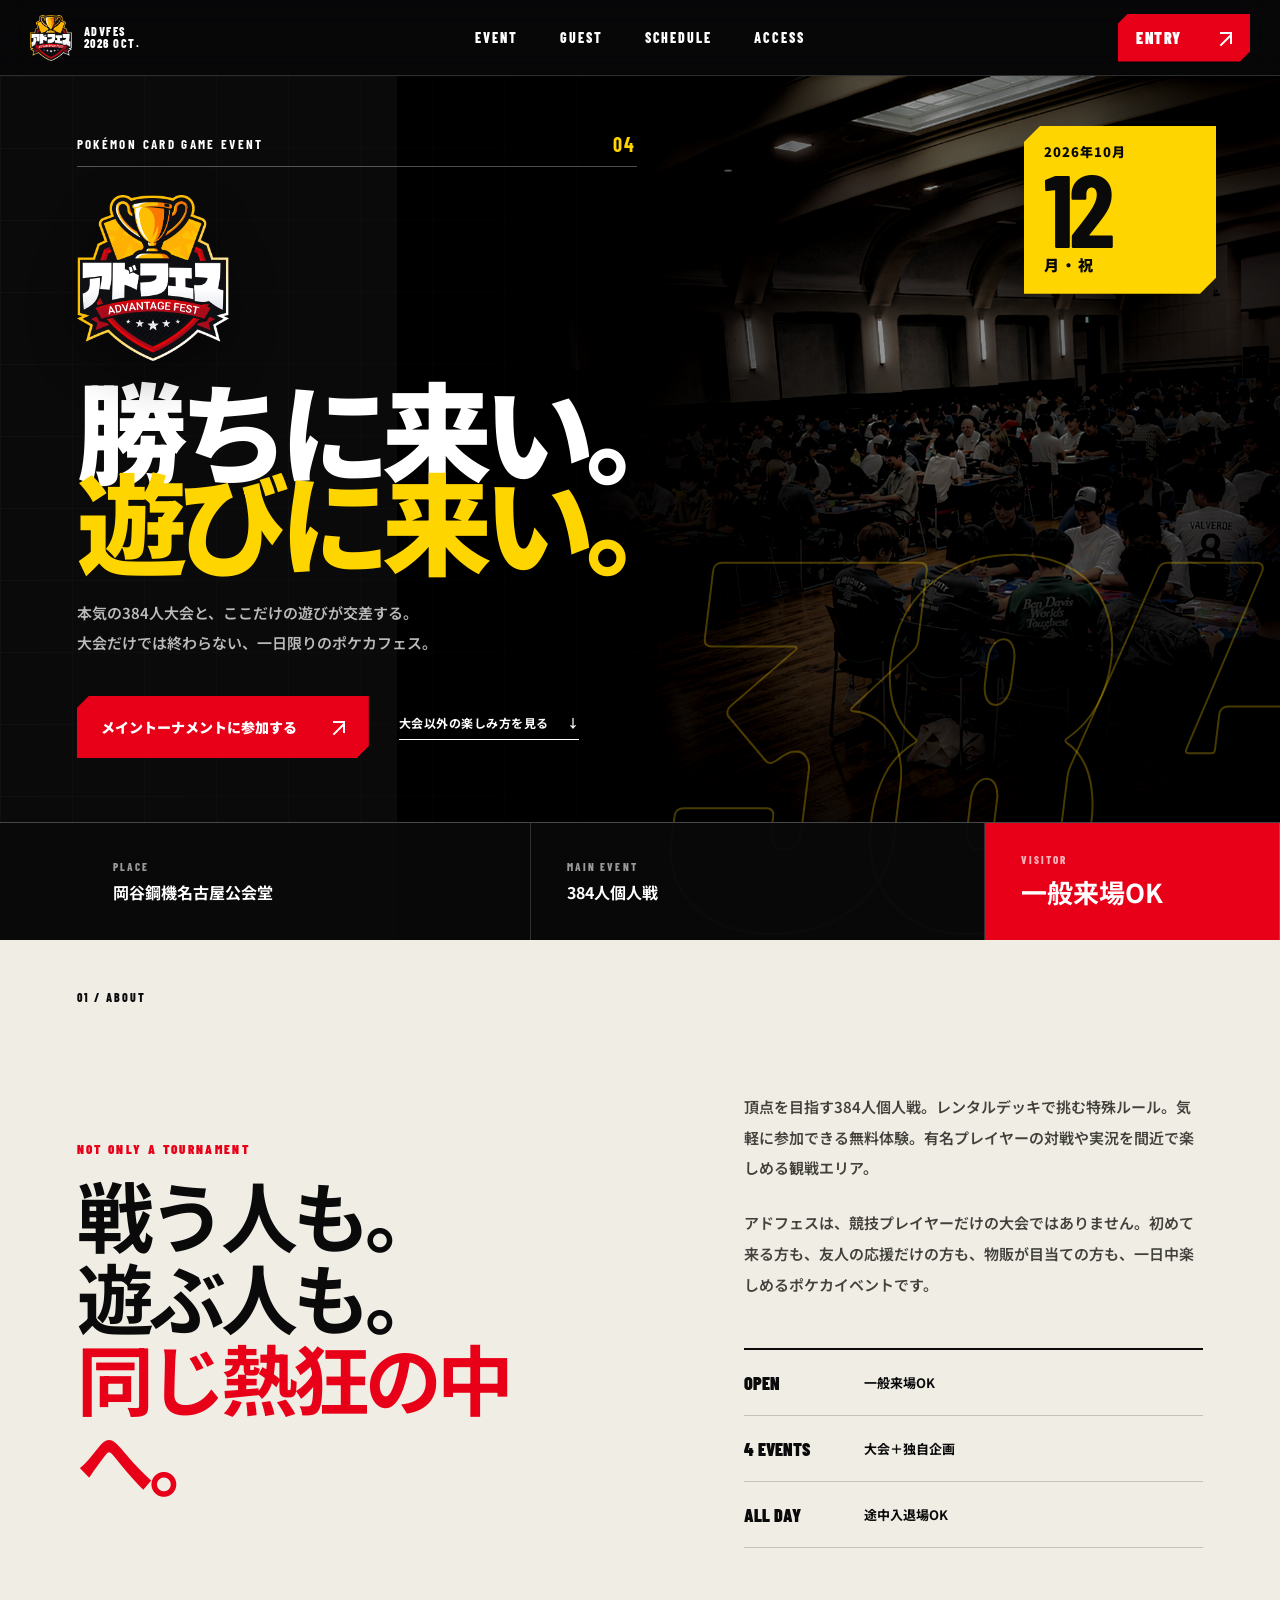
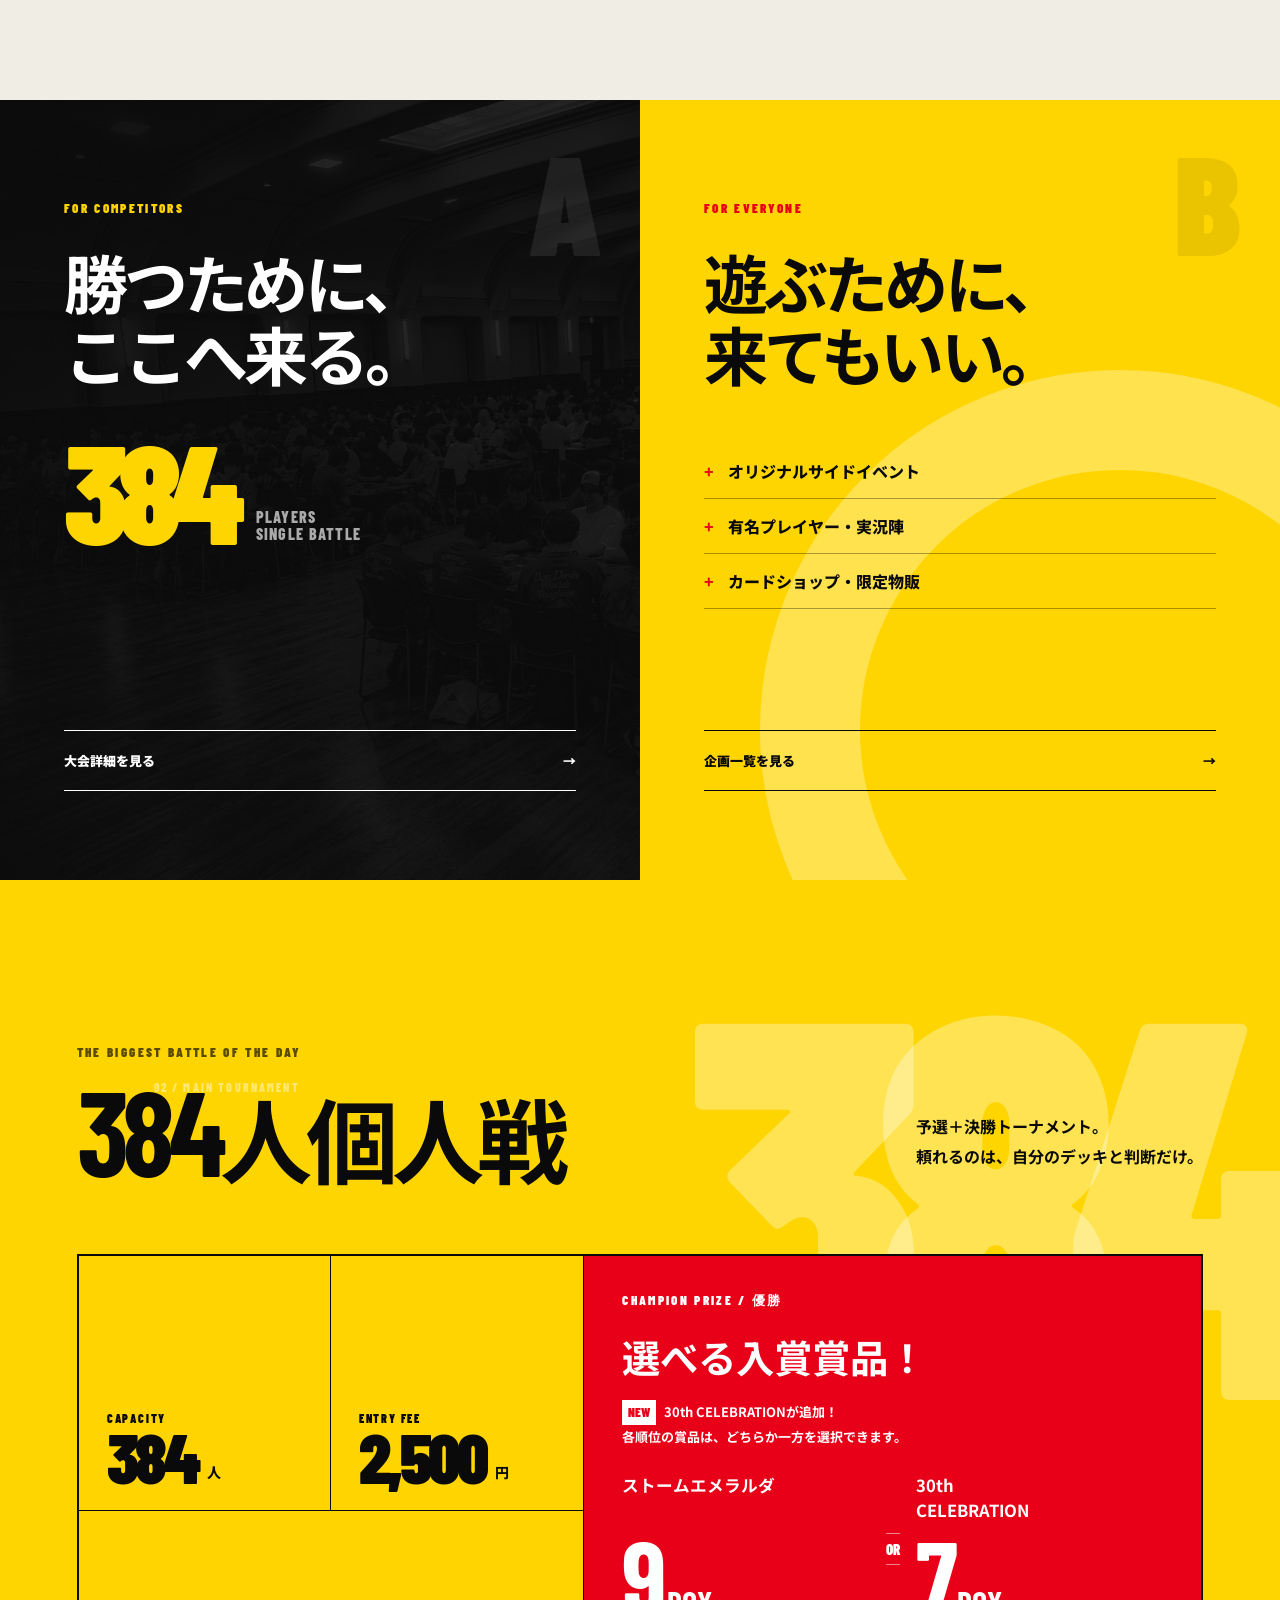
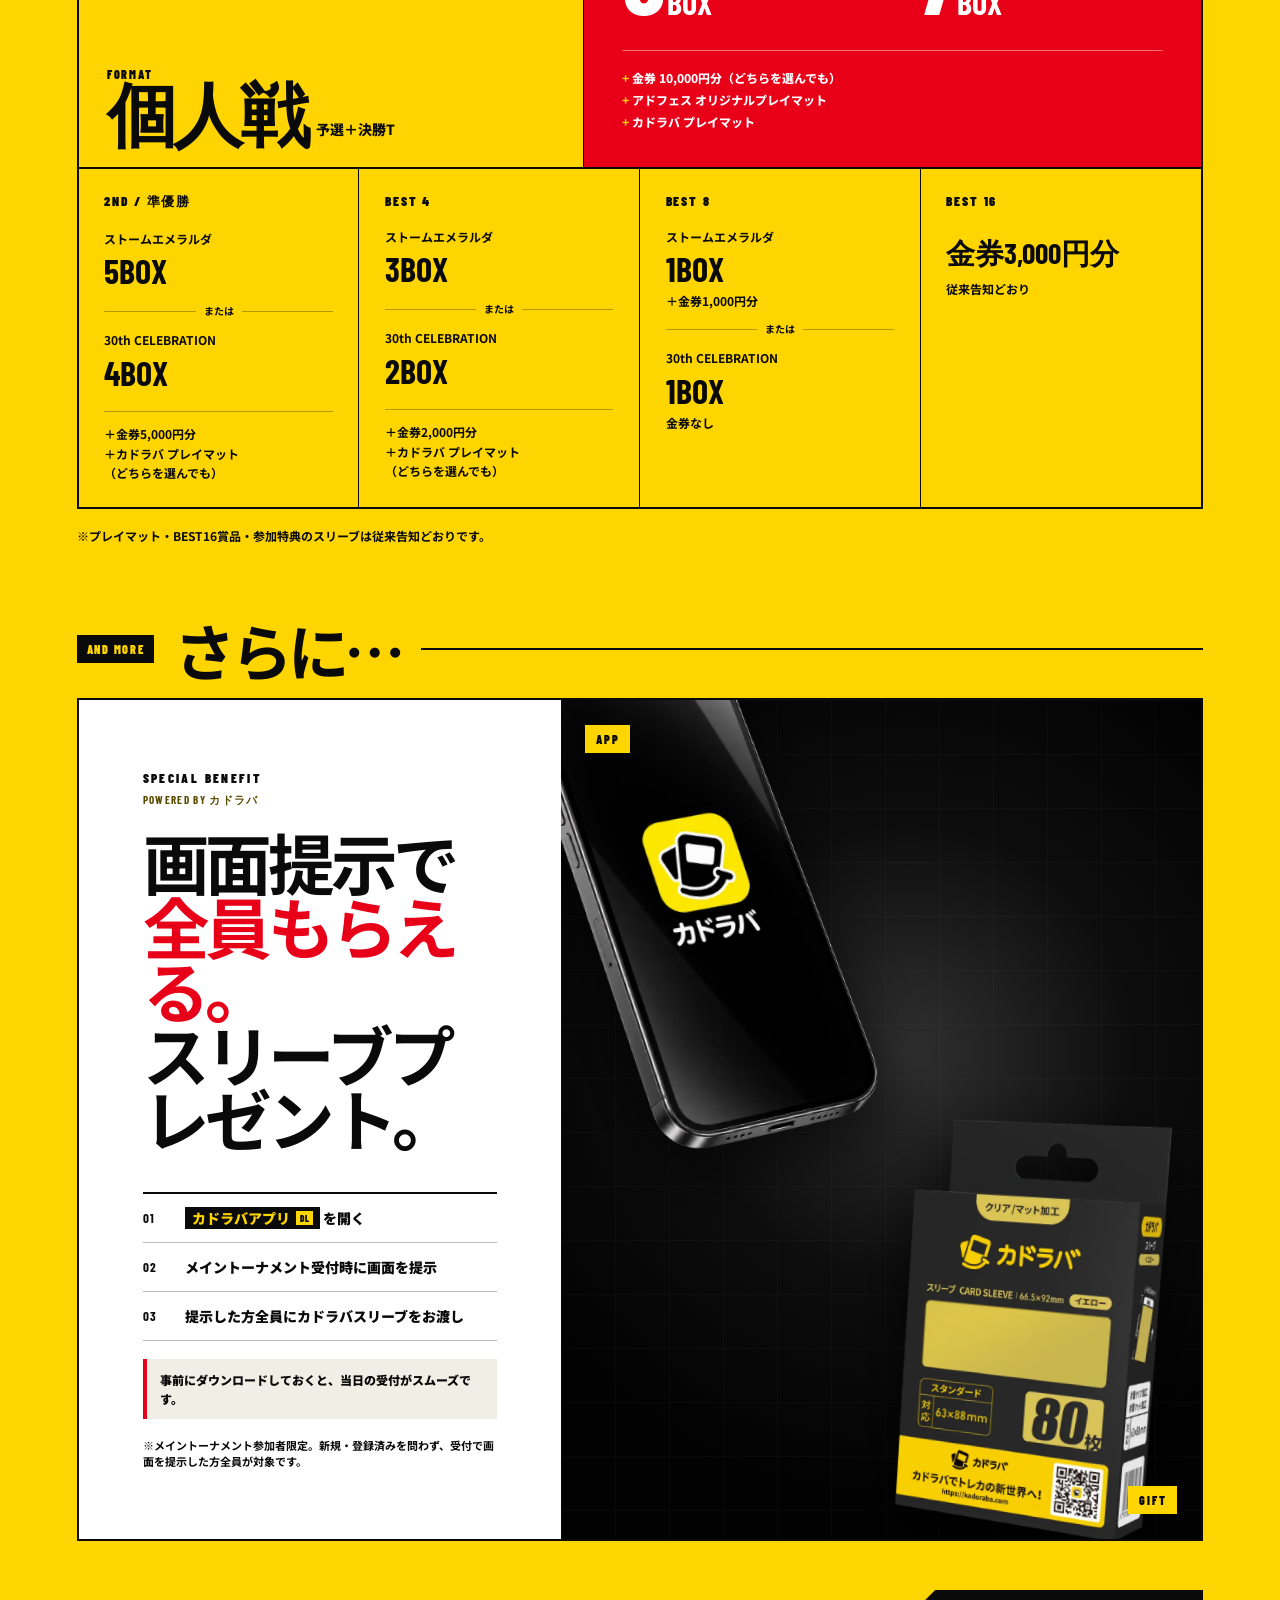
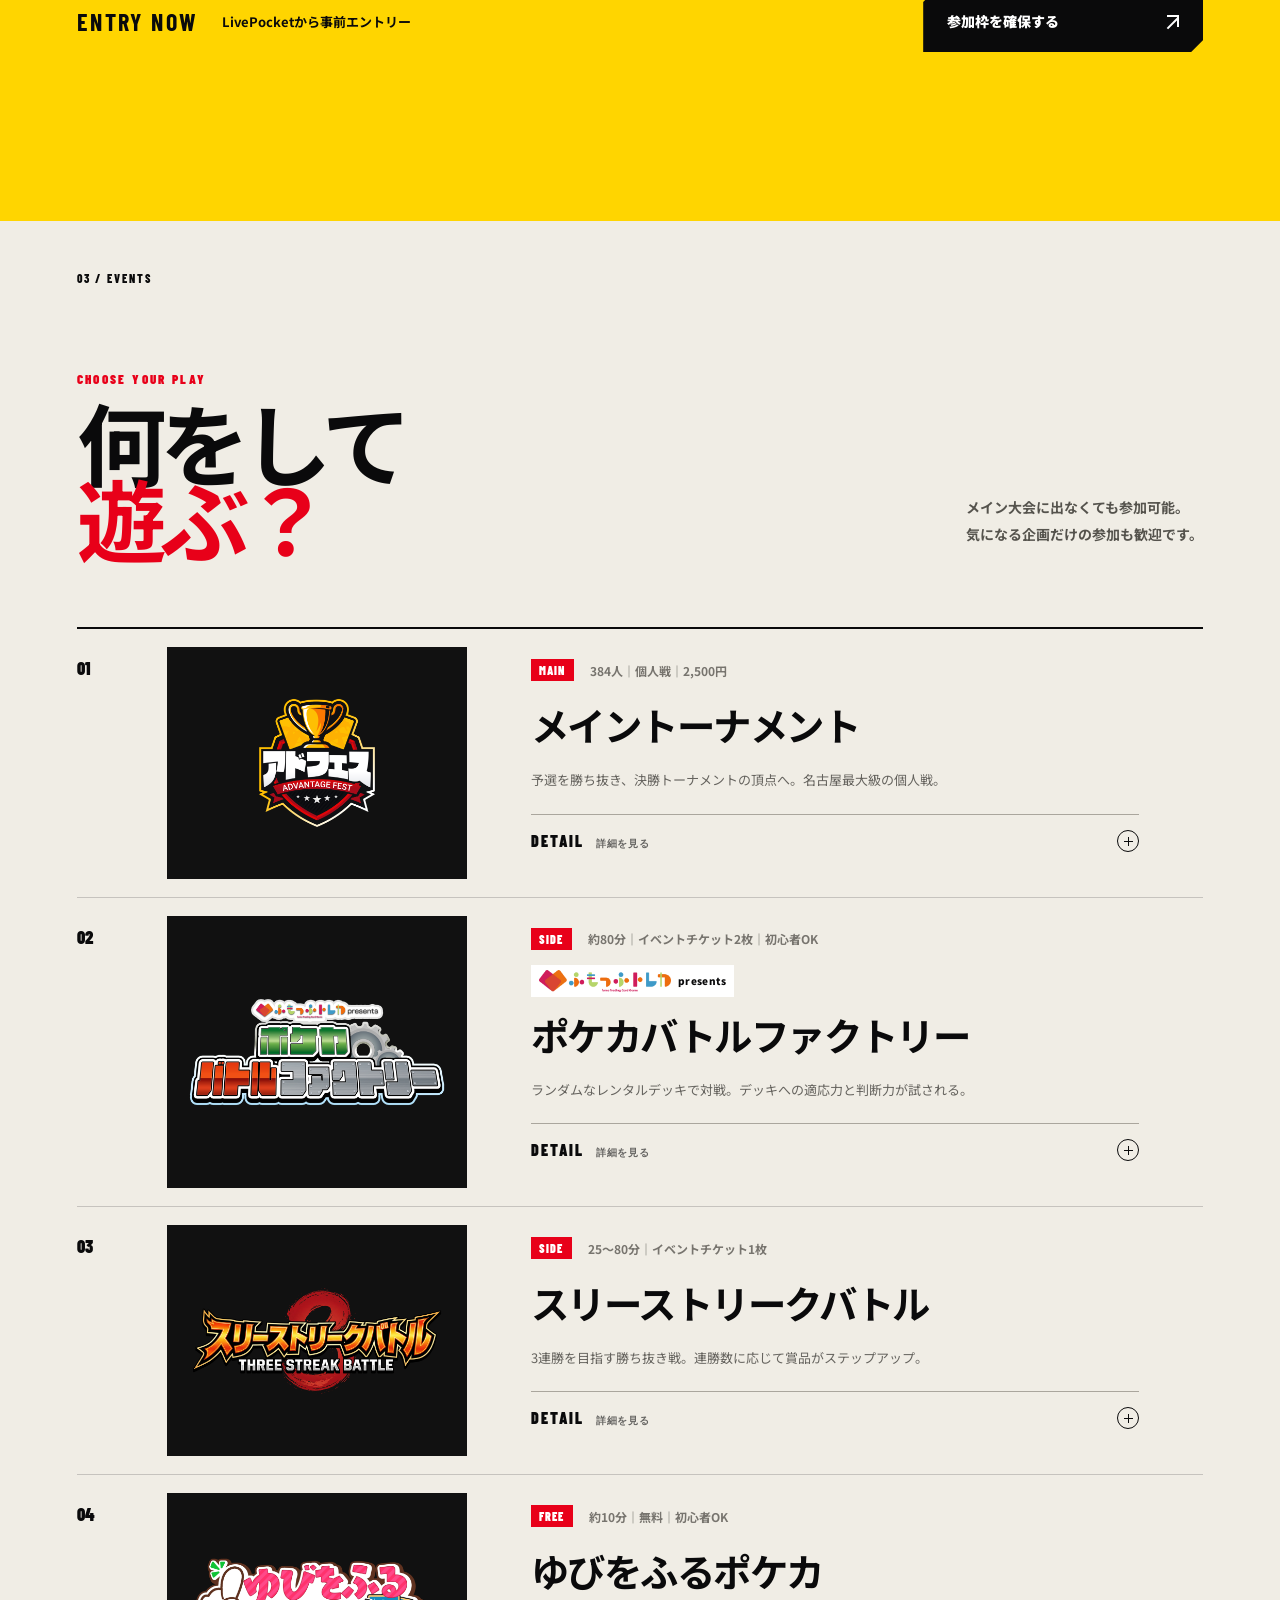
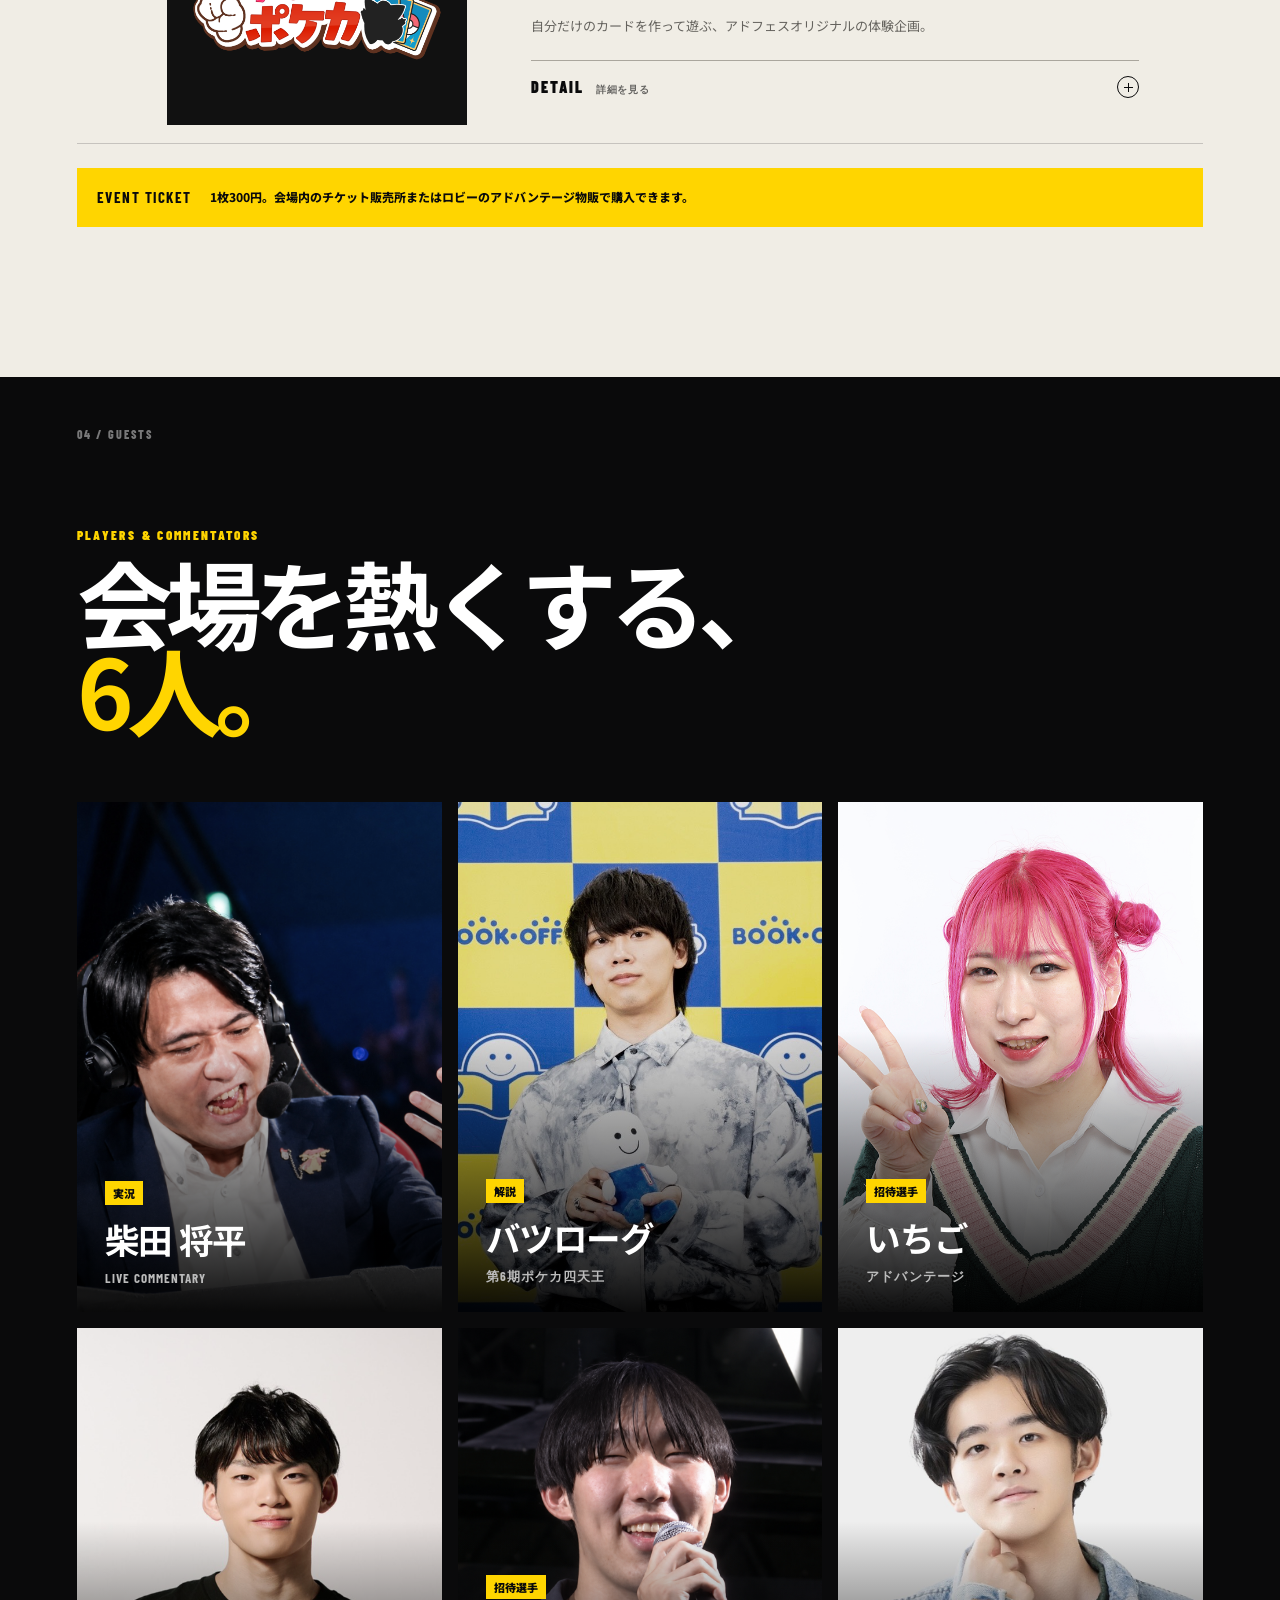
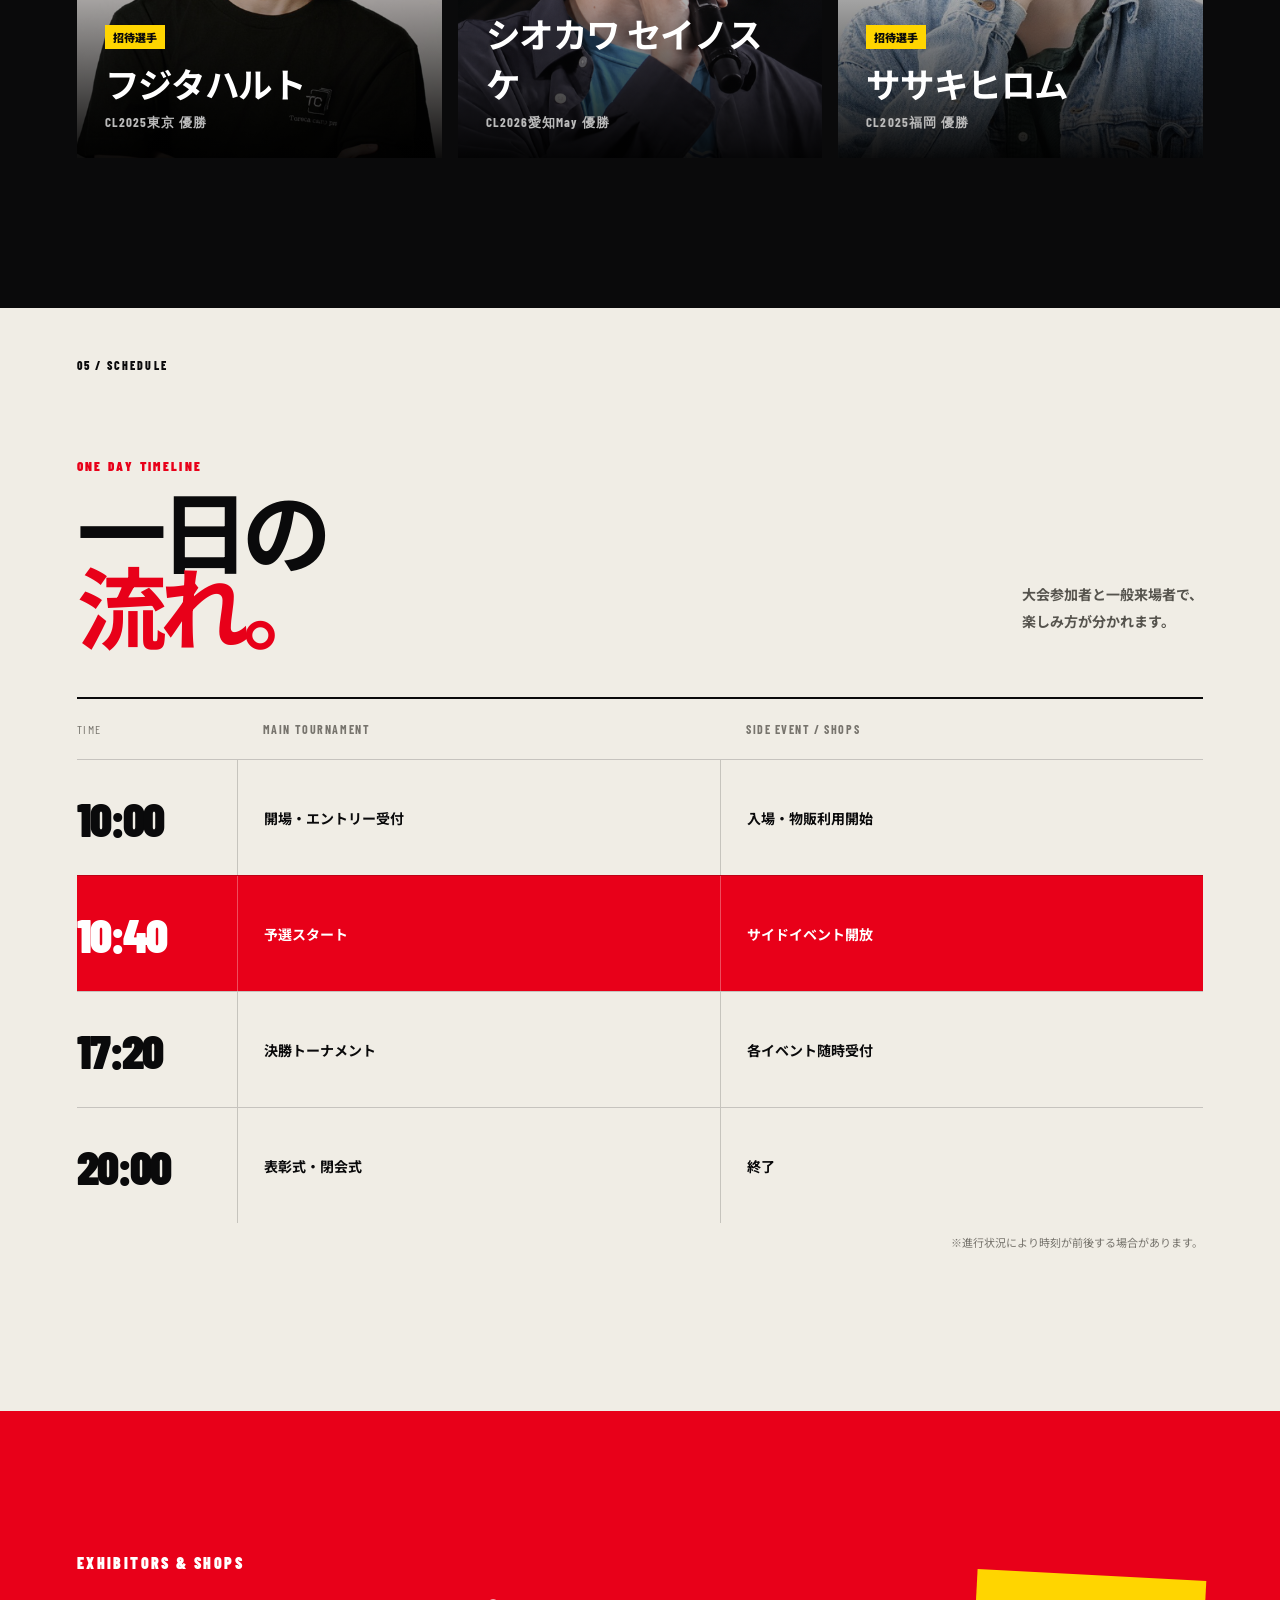
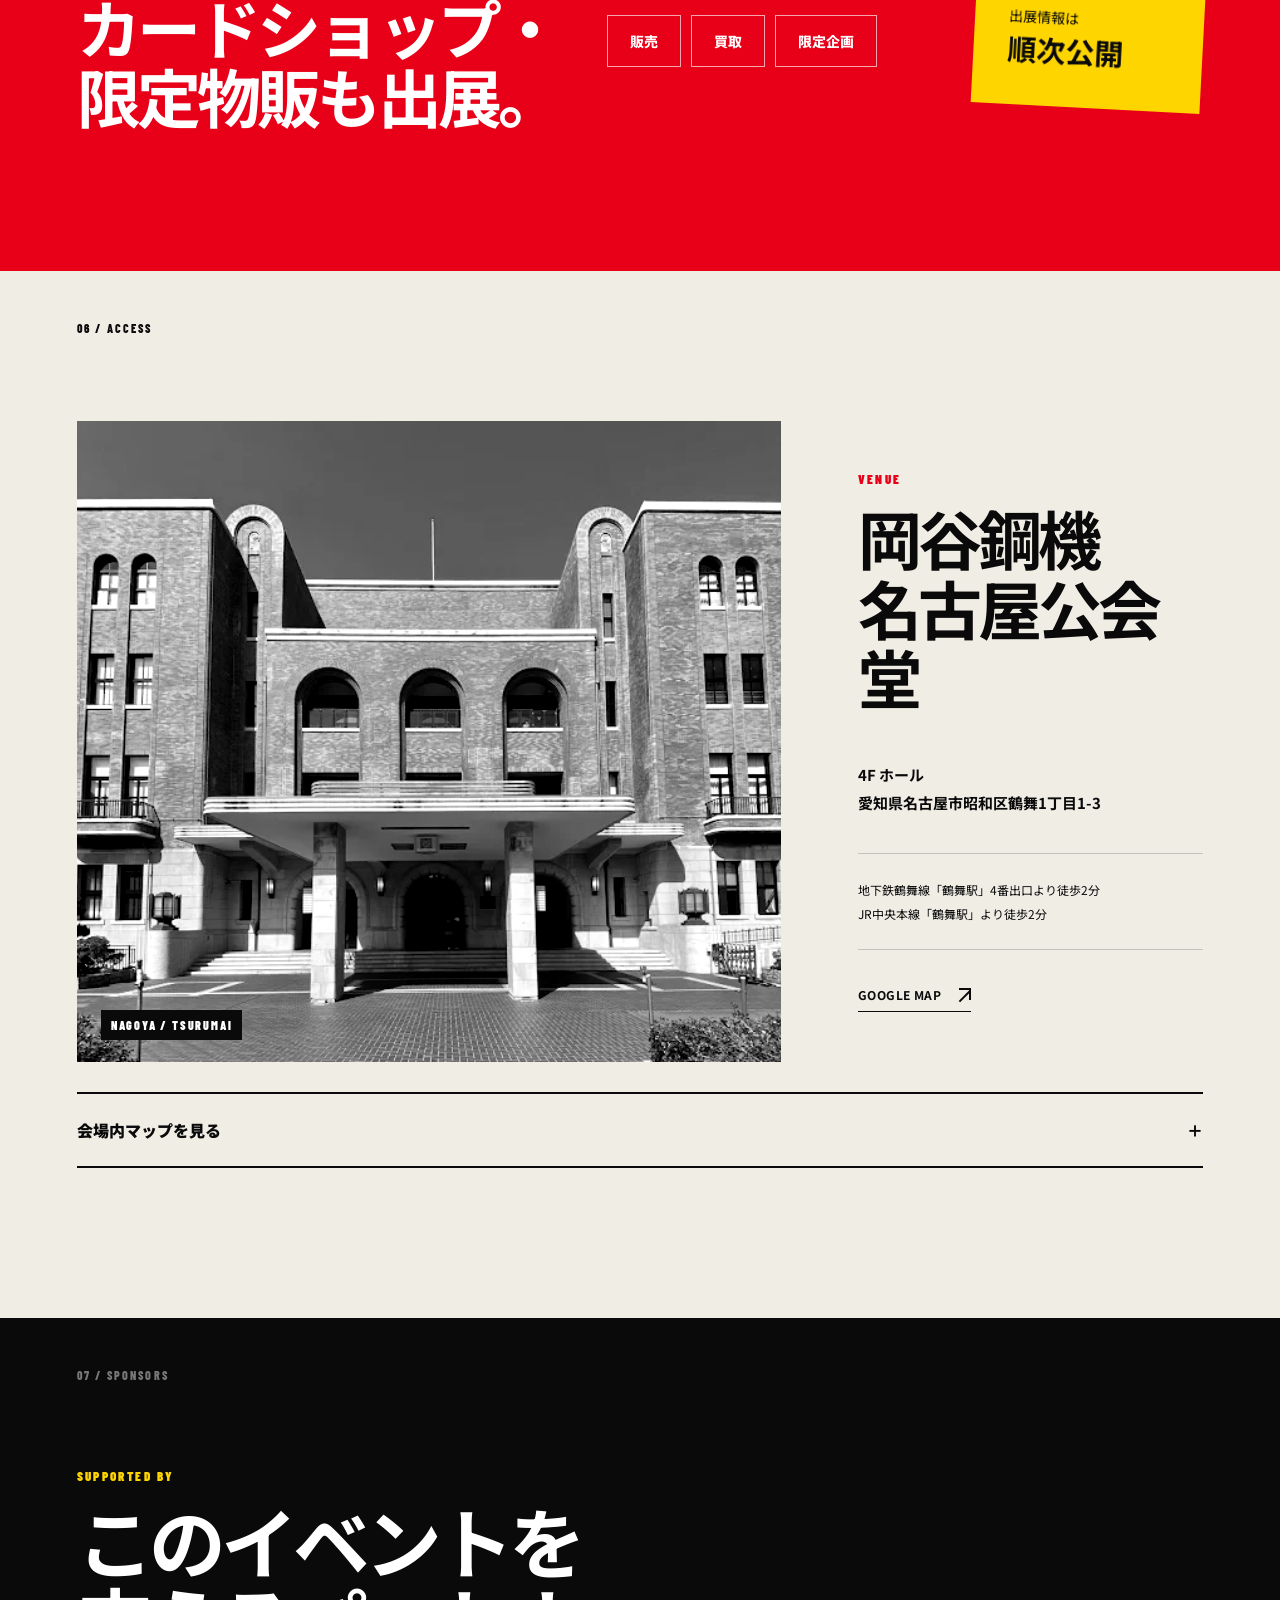
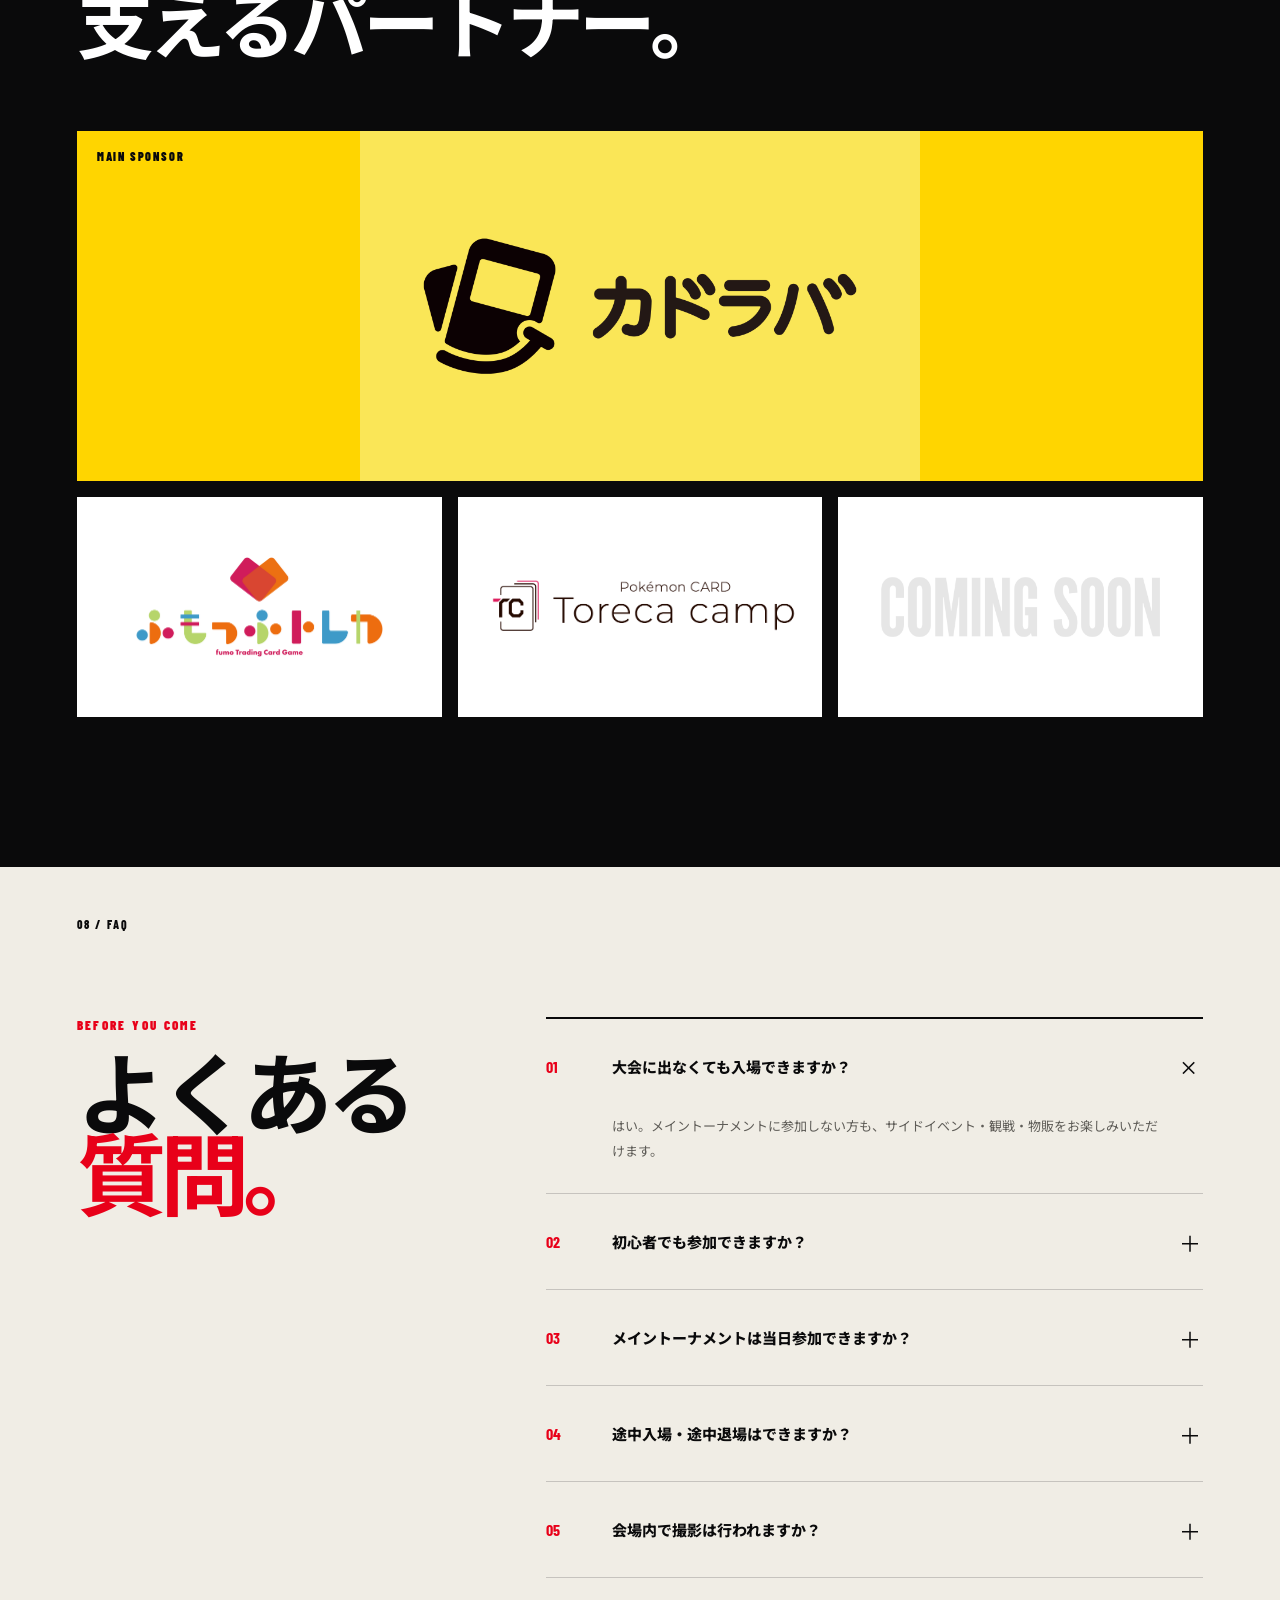
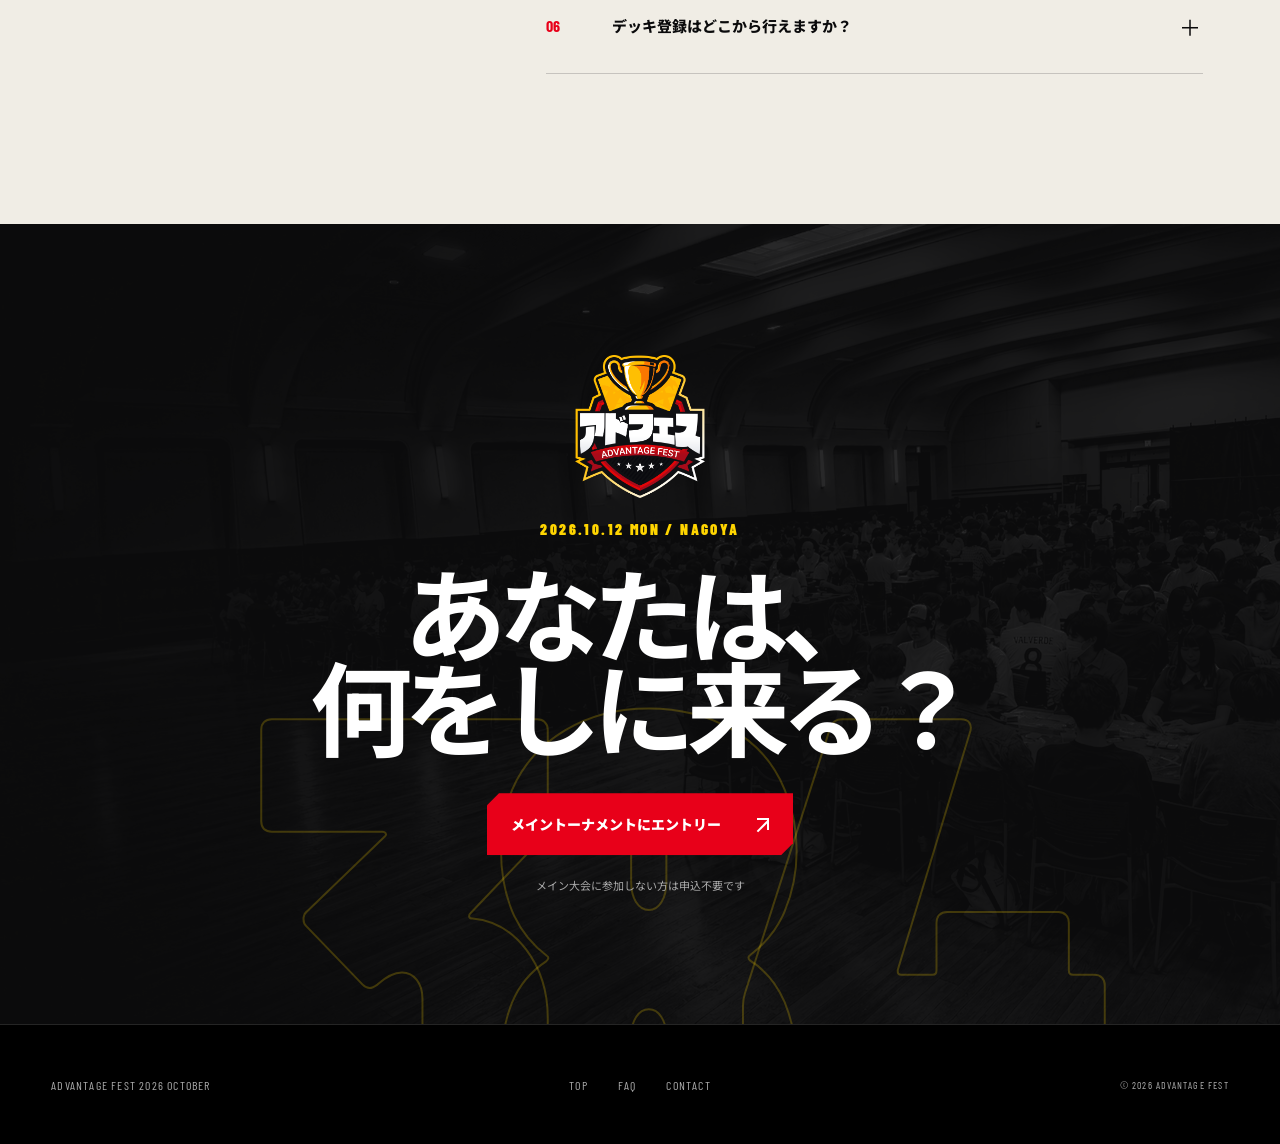
<file: index.html>
<!doctype html>
<html lang="ja">
<head>
  <meta charset="UTF-8">
  <meta name="viewport" content="width=device-width, initial-scale=1.0">
  <title>アドフェス2026 OCTOBER｜384人ポケカイベント</title>
  <meta name="description" content="2026年10月12日、岡谷鋼機名古屋公会堂で開催。384人個人戦、オリジナルサイドイベント、ゲスト、物販を一日楽しめるポケカイベントです。">
  <meta property="og:title" content="アドフェス2026 OCTOBER">
  <meta property="og:description" content="名古屋で開催する384人規模のポケカイベント。大会に参加しない方も来場できます。">
  <meta property="og:image" content="assets/hero.jpg">
  <meta property="og:type" content="website">
  <meta name="twitter:card" content="summary_large_image">
  <meta name="twitter:title" content="アドフェス2026 OCTOBER">
  <meta name="twitter:description" content="名古屋で開催する384人規模のポケカイベント。大会に参加しない方も来場できます。">
  <meta name="twitter:image" content="assets/hero.jpg">
  <link rel="icon" href="assets/favicon.png">
  <link rel="stylesheet" href="styles.css">
</head>
<body>
<link rel="preload" as="image" href="assets/logo.png"/>
<link rel="preload" as="image" href="assets/event-main.png"/>
<link rel="preload" as="image" href="assets/event-factory.png"/>
<link rel="preload" as="image" href="assets/event-streak.png"/>
<link rel="preload" as="image" href="assets/event-yubi.png"/>
<link rel="preload" as="image" href="assets/guest-shibata.jpg"/>
<link rel="preload" as="image" href="assets/guest-batsulog.jpg"/>
<link rel="preload" as="image" href="assets/guest-ichigo.jpg"/>
<link rel="preload" as="image" href="assets/guest-fujita.png"/>
<link rel="preload" as="image" href="assets/guest-shiokawa.jpg"/>
<link rel="preload" as="image" href="assets/guest-hiromu.jpg"/>
<link rel="preload" as="image" href="assets/venue.webp"/>
<link rel="preload" as="image" href="assets/map.png"/>
<link rel="preload" as="image" href="assets/sponsor-kadoraba.png"/>
<link rel="preload" as="image" href="assets/sponsor-fumo.png"/>
<header class="site-header">
<a class="header-brand" href="#top" aria-label="ページ上部へ">
<img src="assets/logo.png" alt="アドフェス"/>
<span>ADVFES<br/>2026 OCT.</span>
</a>
<nav class="desktop-nav" aria-label="メインナビゲーション">
<a href="#experience">EVENT</a>
<a href="#guests">GUEST</a>
<a href="#schedule">SCHEDULE</a>
<a href="#access">ACCESS</a>
</nav>
<a class="header-entry" href="https://livepocket.jp/e/5vfi2" target="_blank" rel="noreferrer">ENTRY <span class="arrow-out" aria-hidden="true">
</span>
</a>
</header>
<main>
<section class="hero" id="top">
<div class="hero-photo" aria-hidden="true">
</div>
<div class="hero-grid" aria-hidden="true">
</div>
<div class="hero-watermark" aria-hidden="true">384</div>
<div class="hero-copy">
<p class="eyebrow">
<span>POKÉMON CARD GAME EVENT</span>
<b>04</b>
</p>
<img class="hero-logo" src="assets/logo.png" alt="アドフェス ADVANTAGE FEST"/>
<h1>勝ちに来い。<br/>
<em>遊びに来い。</em>
</h1>
<p class="hero-lead">本気の384人大会と、ここだけの遊びが交差する。<br/>大会だけでは終わらない、一日限りのポケカフェス。</p>
<div class="hero-actions">
<a class="button button-primary" href="https://livepocket.jp/e/5vfi2" target="_blank" rel="noreferrer">メイントーナメントに参加する <span class="arrow-out" aria-hidden="true">
</span>
</a>
<a class="text-link" href="#experience">大会以外の楽しみ方を見る <span>↓</span>
</a>
</div>
</div>
<div class="hero-date-block" aria-label="2026年10月12日 月曜日・祝日">
<p>2026年10月</p>
<strong>12</strong>
<span>月・祝</span>
</div>
<div class="hero-info-rail">
<div>
<small>PLACE</small>
<strong>岡谷鋼機名古屋公会堂</strong>
</div>
<div>
<small>MAIN EVENT</small>
<strong>384人個人戦</strong>
</div>
<div class="visitor-info">
<small>VISITOR</small>
<strong>一般来場OK</strong>
</div>
</div>
</section>
<section class="manifesto section-pad">
<div class="section-index">01 / ABOUT</div>
<div class="manifesto-copy">
<p class="section-kicker">NOT ONLY A TOURNAMENT</p>
<h2>戦う人も。<br/>遊ぶ人も。<br/>
<span>同じ熱狂の中へ。</span>
</h2>
</div>
<div class="manifesto-detail">
<p>頂点を目指す384人個人戦。レンタルデッキで挑む特殊ルール。気軽に参加できる無料体験。有名プレイヤーの対戦や実況を間近で楽しめる観戦エリア。</p>
<p>アドフェスは、競技プレイヤーだけの大会ではありません。初めて来る方も、友人の応援だけの方も、物販が目当ての方も、一日中楽しめるポケカイベントです。</p>
<ul class="manifesto-points">
<li>
<b>OPEN</b>
<span>一般来場OK</span>
</li>
<li>
<b>4 EVENTS</b>
<span>大会＋独自企画</span>
</li>
<li>
<b>ALL DAY</b>
<span>途中入退場OK</span>
</li>
</ul>
</div>
</section>
<section class="experience" id="experience">
<article class="experience-panel battle-panel">
<div class="panel-number">A</div>
<div class="panel-content">
<p>FOR COMPETITORS</p>
<h2>勝つために、<br/>ここへ来る。</h2>
<div class="panel-stat">
<strong>384</strong>
<span>PLAYERS<br/>SINGLE BATTLE</span>
</div>
<a href="#tournament">大会詳細を見る <span>→</span>
</a>
</div>
</article>
<article class="experience-panel festival-panel">
<div class="panel-number">B</div>
<div class="panel-content">
<p>FOR EVERYONE</p>
<h2>遊ぶために、<br/>来てもいい。</h2>
<ul>
<li>オリジナルサイドイベント</li>
<li>有名プレイヤー・実況陣</li>
<li>カードショップ・限定物販</li>
</ul>
<a href="#events">企画一覧を見る <span>→</span>
</a>
</div>
</article>
</section>
<section class="tournament section-pad" id="tournament">
<div class="section-index light">02 / MAIN TOURNAMENT</div>
<div class="tournament-head">
<div>
<p class="section-kicker">THE BIGGEST BATTLE OF THE DAY</p>
<h2>
<span>384</span>人個人戦</h2>
</div>
<p>予選＋決勝トーナメント。<br/>頼れるのは、自分のデッキと判断だけ。</p>
</div>
<div class="tournament-dashboard">
<div class="specs">
<div>
<small>CAPACITY</small>
<strong>384</strong>
<span>人</span>
</div>
<div>
<small>ENTRY FEE</small>
<strong>2,500</strong>
<span>円</span>
</div>
<div>
<small>FORMAT</small>
<strong>個人戦</strong>
<span>予選＋決勝T</span>
</div>
</div>
<div class="champion-prize champion-prize-choice">
<p>CHAMPION PRIZE / 優勝</p>
<h3>選べる入賞賞品！</h3>
<p class="prize-choice-intro"><span>NEW</span> 30th CELEBRATIONが追加！<br/>各順位の賞品は、どちらか一方を選択できます。</p>
<div class="champion-options">
<div class="champion-option">
<h4>ストームエメラルダ</h4>
<strong><b>9</b> BOX</strong>
</div>
<span class="prize-or">OR</span>
<div class="champion-option">
<h4>30th<br/>CELEBRATION</h4>
<strong><b>7</b> BOX</strong>
</div>
</div>
<div class="champion-extras">
<span>金券 10,000円分（どちらを選んでも）</span>
<span>アドフェス オリジナルプレイマット</span>
<span>カドラバ プレイマット</span>
</div>
</div>
</div>
<div class="prize-row prize-row-choice">
<div>
<small>2ND / 準優勝</small>
<div class="rank-prize-option"><span>ストームエメラルダ</span><strong>5BOX</strong></div>
<span class="rank-prize-or">または</span>
<div class="rank-prize-option"><span>30th CELEBRATION</span><strong>4BOX</strong></div>
<span class="rank-prize-extra">＋金券5,000円分<br/>＋カドラバ プレイマット<br/>（どちらを選んでも）</span>
</div>
<div>
<small>BEST 4</small>
<div class="rank-prize-option"><span>ストームエメラルダ</span><strong>3BOX</strong></div>
<span class="rank-prize-or">または</span>
<div class="rank-prize-option"><span>30th CELEBRATION</span><strong>2BOX</strong></div>
<span class="rank-prize-extra">＋金券2,000円分<br/>＋カドラバ プレイマット<br/>（どちらを選んでも）</span>
</div>
<div>
<small>BEST 8</small>
<div class="rank-prize-option"><span>ストームエメラルダ</span><strong>1BOX</strong><span>＋金券1,000円分</span></div>
<span class="rank-prize-or">または</span>
<div class="rank-prize-option"><span>30th CELEBRATION</span><strong>1BOX</strong><span>金券なし</span></div>
</div>
<div>
<small>BEST 16</small>
<strong>金券3,000円分</strong>
<span>従来告知どおり</span>
</div>
</div>
<p class="prize-unchanged-note">※プレイマット・BEST16賞品・参加特典のスリーブは従来告知どおりです。</p>
<div class="more-benefit-lead">
<span>AND MORE</span>
<strong>さらに…</strong>
</div>
<div class="tournament-benefit">
<div class="kadoraba-campaign">
<div class="kadoraba-copy">
<p>SPECIAL BENEFIT <b>POWERED BY カドラバ</b></p>
<h3>画面提示で<br/><em>全員もらえる。</em><br/>スリーブプレゼント。</h3>
<div class="campaign-steps" aria-label="受け取り方法">
<span><b>01</b><span><a class="app-download-link" href="https://kadoraba.go.link/jKtvI" target="_blank" rel="noreferrer">カドラバアプリ</a>を開く</span></span>
<span><b>02</b><span>メイントーナメント受付時に画面を提示</span></span>
<span><b>03</b><span>提示した方全員にカドラバスリーブをお渡し</span></span>
</div>
<div class="download-note">事前にダウンロードしておくと、当日の受付がスムーズです。</div>
<small>※メイントーナメント参加者限定。新規・登録済みを問わず、受付で画面を提示した方全員が対象です。</small>
</div>
<div class="kadoraba-products" aria-label="カドラバアプリと黄色のカードスリーブ">
<span class="product-label product-label-app">APP</span>
<img class="kadoraba-phone kadoraba-phone-alt" src="assets/kadoraba-phone-alt.webp" alt="カドラバアプリ" loading="lazy" decoding="async"/>
<span class="product-label product-label-gift">GIFT</span>
<img class="kadoraba-sleeve" src="assets/kadoraba-sleeve-yellow.webp" alt="カドラバ カードスリーブ イエロー" loading="lazy" decoding="async"/>
</div>
</div>
</div>
<div class="tournament-entry">
<p>
<b>ENTRY NOW</b>
<span>LivePocketから事前エントリー</span>
</p>
<a class="button button-dark" href="https://livepocket.jp/e/5vfi2" target="_blank" rel="noreferrer">参加枠を確保する <span class="arrow-out" aria-hidden="true">
</span>
</a>
</div>
</section>
<section class="events section-pad" id="events">
<div class="section-index">03 / EVENTS</div>
<div class="section-heading-row">
<div>
<p class="section-kicker">CHOOSE YOUR PLAY</p>
<h2>何をして<br/>
<span>遊ぶ？</span>
</h2>
</div>
<p>メイン大会に出なくても参加可能。<br/>気になる企画だけの参加も歓迎です。</p>
</div>
<div class="event-list">
<article class="event-card">
<div class="event-card-number">01</div>
<div class="event-card-image">
<img src="assets/event-main.png" alt=""/>
</div>
<div class="event-card-copy">
<p>
<span>MAIN</span>384人｜個人戦｜2,500円</p>
<h3>メイントーナメント</h3>
<div>予選を勝ち抜き、決勝トーナメントの頂点へ。名古屋最大級の個人戦。</div>
<details class="event-detail">
<summary><span>DETAIL <small>詳細を見る</small></span><i aria-hidden="true"></i></summary>
<div class="event-detail-body">
<h4>大会概要</h4>
<ul class="event-detail-list">
<li><b>形式</b><span>個人戦</span></li>
<li><b>定員</b><span>384人</span></li>
<li><b>進行</b><span>予選＋決勝トーナメント</span></li>
<li><b>参加方法</b><span>LivePocketから事前エントリー</span></li>
</ul>
<a class="event-detail-link" href="#tournament">大会詳細・賞品を見る</a>
</div>
</details>
</div>
</article>
<article class="event-card">
<div class="event-card-number">02</div>
<div class="event-card-image">
<img src="assets/event-factory.png" alt=""/>
</div>
<div class="event-card-copy">
<p>
<span>SIDE</span>約80分｜イベントチケット2枚｜初心者OK</p>
<span class="event-presenter"><img src="assets/presenter-fumo.png" alt="ふもっふトレカ"/><b>presents</b></span>
<h3>ポケカバトルファクトリー</h3>
<div>ランダムなレンタルデッキで対戦。デッキへの適応力と判断力が試される。</div>
<details class="event-detail">
<summary><span>DETAIL <small>詳細を見る</small></span><i aria-hidden="true"></i></summary>
<div class="event-detail-body">
<h4>あそびかた</h4>
<ul class="event-detail-bullets">
<li>4人1組のフライト式で進行し、総当たりで1人3試合行います</li>
<li>ヒントカードをもとにレンタルデッキの内容を推測します</li>
<li>用意されたレンタルデッキから1つ選んで対戦します</li>
<li>1勝するごとにデッキ交換が可能です</li>
</ul>
<h4>賞品</h4>
<ul class="event-detail-list event-detail-prizes">
<li><b>0勝（参加賞）</b><span>「30th CELEBRATION」×1パック</span></li>
<li><b>1勝</b><span>「30th CELEBRATION」×1パック</span></li>
<li><b>2勝</b><span>「30th CELEBRATION」×1パック ＋ 「ストームエメラルダ」×1パック<strong class="factory-special-prize"><small>協賛品</small>FUMOTEX ×1個</strong></span></li>
<li><b>3勝</b><span>「30th CELEBRATION」×1パック ＋ 「ストームエメラルダ」×2パック<strong class="factory-special-prize"><small>協賛品</small>FUMOTEX ×1個</strong></span></li>
</ul>
<a class="event-sponsor-promo" href="https://www.fumotcg.com/collections/fumotex" target="_blank" rel="noreferrer" aria-label="FUMOTEXの商品一覧を見る">
<span class="event-sponsor-promo-head">
<span><small>SPONSORED PRODUCT</small><b>2勝以上でFUMOTEXをプレゼント</b></span>
<span class="event-sponsor-promo-action">商品を見る</span>
</span>
<picture>
<source media="(min-width: 700px)" srcset="assets/fumotex-promo-pc.webp"/>
<img src="assets/fumotex-promo-sp.webp" alt="FUMOTEX 本格競技用スリーブ DUAL・SINGLE 全28色" loading="lazy" decoding="async"/>
</picture>
</a>
<small class="event-detail-note">※所定人数がそろい次第スタートします。</small>
</div>
</details>
</div>
</article>
<article class="event-card">
<div class="event-card-number">03</div>
<div class="event-card-image">
<img src="assets/event-streak.png" alt=""/>
</div>
<div class="event-card-copy">
<p>
<span>SIDE</span>25〜80分｜イベントチケット1枚</p>
<h3>スリーストリークバトル</h3>
<div>3連勝を目指す勝ち抜き戦。連勝数に応じて賞品がステップアップ。</div>
<details class="event-detail">
<summary><span>DETAIL <small>詳細を見る</small></span><i aria-hidden="true"></i></summary>
<div class="event-detail-body">
<h4>あそびかた</h4>
<ul class="event-detail-bullets">
<li>列に並び、次々と現れる相手と対戦します</li>
<li>勝った場合は席に残り、次の挑戦者を待ちます</li>
<li>連勝数に応じて賞品がステップアップします</li>
</ul>
<h4>賞品</h4>
<ul class="event-detail-list event-detail-prizes">
<li><b>0勝（参加賞）</b><span>100円OFFクーポン</span></li>
<li><b>1勝</b><span>「ストームエメラルダ」×1パック</span></li>
<li><b>2勝</b><span>「30th CELEBRATION」×1パック ＋ 「ストームエメラルダ」×1パック</span></li>
<li><b>3勝</b><span>「30th CELEBRATION」×1パック ＋ 「ストームエメラルダ」×3パック</span></li>
</ul>
<small class="event-detail-note">※100円OFFクーポンはアドバンテージ物販およびイベントチケット購入に使用可能です。</small>
</div>
</details>
</div>
</article>
<article class="event-card">
<div class="event-card-number">04</div>
<div class="event-card-image">
<img src="assets/event-yubi.png" alt=""/>
</div>
<div class="event-card-copy">
<p>
<span>FREE</span>約10分｜無料｜初心者OK</p>
<h3>ゆびをふるポケカ</h3>
<div>自分だけのカードを作って遊ぶ、アドフェスオリジナルの体験企画。</div>
<details class="event-detail">
<summary><span>DETAIL <small>詳細を見る</small></span><i aria-hidden="true"></i></summary>
<div class="event-detail-body">
<h4>あそびかた</h4>
<ul class="event-detail-bullets">
<li>自分でイラストを描いてオリジナルカードを作成します</li>
<li>ゆびをふるマシンを押すと、使うワザがランダムで決まります</li>
<li>相手のゆびをふるカードをきぜつさせたら勝利です</li>
<li>作ったカードは記念に持ち帰れます</li>
</ul>
<a class="event-detail-link" href="https://www.youtube.com/watch?v=otNmflL32sE" target="_blank" rel="noreferrer">紹介動画を見る</a>
</div>
</details>
</div>
</article>
</div>
<p class="event-ticket-note"><b>EVENT TICKET</b><span>1枚300円。会場内のチケット販売所またはロビーのアドバンテージ物販で購入できます。</span></p>
</section>
<section class="guests section-pad" id="guests">
<div class="section-index light">04 / GUESTS</div>
<div class="guest-heading">
<p class="section-kicker">PLAYERS &amp; COMMENTATORS</p>
<h2>会場を熱くする、<br/>
<span>6人。</span>
</h2>
</div>
<div class="guest-grid">
<article class="guest-card guest-1">
<div class="guest-photo">
<img src="assets/guest-shibata.jpg" alt="柴田 将平"/>
</div>
<div class="guest-info">
<p>実況</p>
<h3>柴田 将平</h3>
<span>LIVE COMMENTARY</span>
</div>
</article>
<article class="guest-card guest-2" data-guest-original="batsulog">
<div class="guest-photo">
<img src="assets/guest-batsulog.jpg" alt="バツローグ"/>
</div>
<div class="guest-info">
<p>解説</p>
<h3>バツローグ</h3>
<span>第6期ポケカ四天王</span>
</div>
</article>
<article class="guest-card guest-3">
<div class="guest-photo">
<img src="assets/guest-ichigo.jpg" alt="いちご"/>
</div>
<div class="guest-info">
<p>招待選手</p>
<h3>いちご</h3>
<span>アドバンテージ</span>
</div>
</article>
<article class="guest-card guest-4" data-guest-original="fujita">
<div class="guest-photo">
<img src="assets/guest-fujita.png" alt="フジタハルト"/>
</div>
<div class="guest-info">
<p>招待選手</p>
<h3>フジタハルト</h3>
<span>CL2025東京 優勝</span>
</div>
</article>
<article class="guest-card guest-5" data-guest-original="shiokawa">
<div class="guest-photo">
<img src="assets/guest-shiokawa.jpg" alt="シオカワ セイノスケ"/>
</div>
<div class="guest-info">
<p>招待選手</p>
<h3>シオカワ セイノスケ</h3>
<span>CL2026愛知May 優勝</span>
</div>
</article>
<article class="guest-card guest-6">
<div class="guest-photo">
<img src="assets/guest-hiromu.jpg" alt="ササキヒロム"/>
</div>
<div class="guest-info">
<p>招待選手</p>
<h3>ササキヒロム</h3>
<span>CL2025福岡 優勝</span>
</div>
</article>
</div>
</section>
<section class="schedule section-pad" id="schedule">
<div class="section-index">05 / SCHEDULE</div>
<div class="section-heading-row schedule-heading">
<div>
<p class="section-kicker">ONE DAY TIMELINE</p>
<h2>一日の<br/>
<span>流れ。</span>
</h2>
</div>
<p>大会参加者と一般来場者で、<br/>楽しみ方が分かれます。</p>
</div>
<div class="timeline">
<div class="timeline-head">
<span>TIME</span>
<b>MAIN TOURNAMENT</b>
<b>SIDE EVENT / SHOPS</b>
</div>
<div class="timeline-row">
<time>10:00</time>
<p>開場・エントリー受付</p>
<p>入場・物販利用開始</p>
</div>
<div class="timeline-row active">
<time>10:40</time>
<p>予選スタート</p>
<p>サイドイベント開放</p>
</div>
<div class="timeline-row">
<time>17:20</time>
<p>決勝トーナメント</p>
<p>各イベント随時受付</p>
</div>
<div class="timeline-row">
<time>20:00</time>
<p>表彰式・閉会式</p>
<p>終了</p>
</div>
</div>
<p class="schedule-note">※進行状況により時刻が前後する場合があります。</p>
</section>
<section class="shops-banner">
<div>
<p>EXHIBITORS &amp; SHOPS</p>
<h2>カードショップ・<br/>限定物販も出展。</h2>
</div>
<div class="shops-tags">
<span>販売</span>
<span>買取</span>
<span>限定企画</span>
</div>
<p class="shops-coming">出展情報は<br/>
<b>順次公開</b>
</p>
</section>
<section class="access section-pad" id="access">
<div class="section-index">06 / ACCESS</div>
<div class="access-layout">
<div class="venue-photo">
<img src="assets/venue.webp" alt="岡谷鋼機名古屋公会堂"/>
<span>NAGOYA / TSURUMAI</span>
</div>
<div class="venue-copy">
<p class="section-kicker">VENUE</p>
<h2>岡谷鋼機<br/>名古屋公会堂</h2>
<p>4F ホール<br/>愛知県名古屋市昭和区鶴舞1丁目1-3</p>
<ul>
<li>地下鉄鶴舞線「鶴舞駅」4番出口より徒歩2分</li>
<li>JR中央本線「鶴舞駅」より徒歩2分</li>
</ul>
<a class="text-link dark-link" href="https://www.google.com/maps?q=岡谷鋼機名古屋公会堂" target="_blank" rel="noreferrer">GOOGLE MAP <span class="arrow-out" aria-hidden="true">
</span>
</a>
</div>
</div>
<details class="venue-map-detail">
<summary>会場内マップを見る <span>＋</span>
</summary>
<div>
<img src="assets/map.png" alt="岡谷鋼機名古屋公会堂4F 会場マップ"/>
</div>
</details>
</section>
<section class="sponsors section-pad">
<div class="section-index light">07 / SPONSORS</div>
<p class="section-kicker">SUPPORTED BY</p>
<h2>このイベントを<br/>支えるパートナー。</h2>
<div class="kadoraba-brand">
<span>MAIN SPONSOR</span>
<a class="sponsor-link sponsor-link-main" href="https://kadoraba.com/" target="_blank" rel="noreferrer" aria-label="カドラバ公式サイトを開く">
<img src="assets/sponsor-kadoraba.png" alt="カドラバ"/>
</a>
</div>
<div class="support-sponsors">
<div>
<a class="sponsor-link" href="https://www.fumotcg.com/" target="_blank" rel="noreferrer" aria-label="ふもっふトレカ公式サイトを開く">
<img class="sponsor-logo-fumo" src="assets/sponsor-fumo.png" alt="ふもっふトレカ"/>
</a>
</div>
<div>
<a class="sponsor-link" href="https://torecacamp-pokemon.com/" target="_blank" rel="noreferrer" aria-label="トレカキャンプ公式サイトを開く">
<img class="sponsor-logo-torecacamp" src="assets/sponsor-torecacamp-horizontal.png" alt="トレカキャンプ" loading="lazy" decoding="async"/>
</a>
</div>
<div>
<img class="coming-soon-image" src="assets/sponsor-coming-02.webp" alt="新規スポンサー近日公開" loading="lazy" decoding="async"/>
</div>
</div>
</section>
<section class="faq section-pad" id="faq">
<div class="section-index">08 / FAQ</div>
<div class="faq-layout">
<div>
<p class="section-kicker">BEFORE YOU COME</p>
<h2>よくある<br/>
<span>質問。</span>
</h2>
</div>
<div class="faq-list">
<details open="">
<summary>
<b>01</b>
<span>大会に出なくても入場できますか？</span>
<i>＋</i>
</summary>
<p>はい。メイントーナメントに参加しない方も、サイドイベント・観戦・物販をお楽しみいただけます。</p>
</details>
<details>
<summary>
<b>02</b>
<span>初心者でも参加できますか？</span>
<i>＋</i>
</summary>
<p>はい。無料の「ゆびをふるポケカ」や、レンタルデッキで参加できる「ポケカバトルファクトリー」も用意しています。</p>
</details>
<details>
<summary>
<b>03</b>
<span>メイントーナメントは当日参加できますか？</span>
<i>＋</i>
</summary>
<p>空きがある場合のみ当日参加できます。定員に達する可能性があるため、LivePocketからの事前エントリーをおすすめします。</p>
</details>
<details>
<summary>
<b>04</b>
<span>途中入場・途中退場はできますか？</span>
<i>＋</i>
</summary>
<p>可能です。384人個人戦に参加される方は、指定された集合時間に遅れないようご注意ください。</p>
</details>
<details>
<summary>
<b>05</b>
<span>会場内で撮影は行われますか？</span>
<i>＋</i>
</summary>
<p>写真・動画撮影および配信を行います。映り込みを希望されない場合は受付またはスタッフへお申し出ください。可能な範囲で配慮します。</p>
</details>
<details>
<summary>
<b>06</b>
<span>デッキ登録はどこから行えますか？</span>
<i>＋</i>
</summary>
<p>9月下旬に、LivePocketで使用しているメールアドレス宛にトナメルの大会ページをお送りします。デッキ登録はそのページから行っていただきます。</p>
</details>
</div>
</div>
</section>
<section class="final-entry">
<div class="final-number" aria-hidden="true">384</div>
<img src="assets/logo.png" alt="アドフェス"/>
<p>2026.10.12 MON / NAGOYA</p>
<h2>あなたは、<br/>何をしに来る？</h2>
<a class="button button-primary" href="https://livepocket.jp/e/5vfi2" target="_blank" rel="noreferrer">メイントーナメントにエントリー <span class="arrow-out" aria-hidden="true">
</span>
</a>
<small>メイン大会に参加しない方は申込不要です</small>
</section>
</main>
<footer>
<p>ADVANTAGE FEST 2026 OCTOBER</p>
<nav>
<a href="#top">TOP</a>
<a href="#faq">FAQ</a>
<a href="mailto:advantage.ytch@gmail.com">CONTACT</a>
</nav>
<small>© 2026 ADVANTAGE FEST</small>
</footer>
<a class="mobile-entry" href="https://livepocket.jp/e/5vfi2" target="_blank" rel="noreferrer">ENTRY <span class="arrow-out" aria-hidden="true">
</span>
</a>
</body>
</html>
</file>
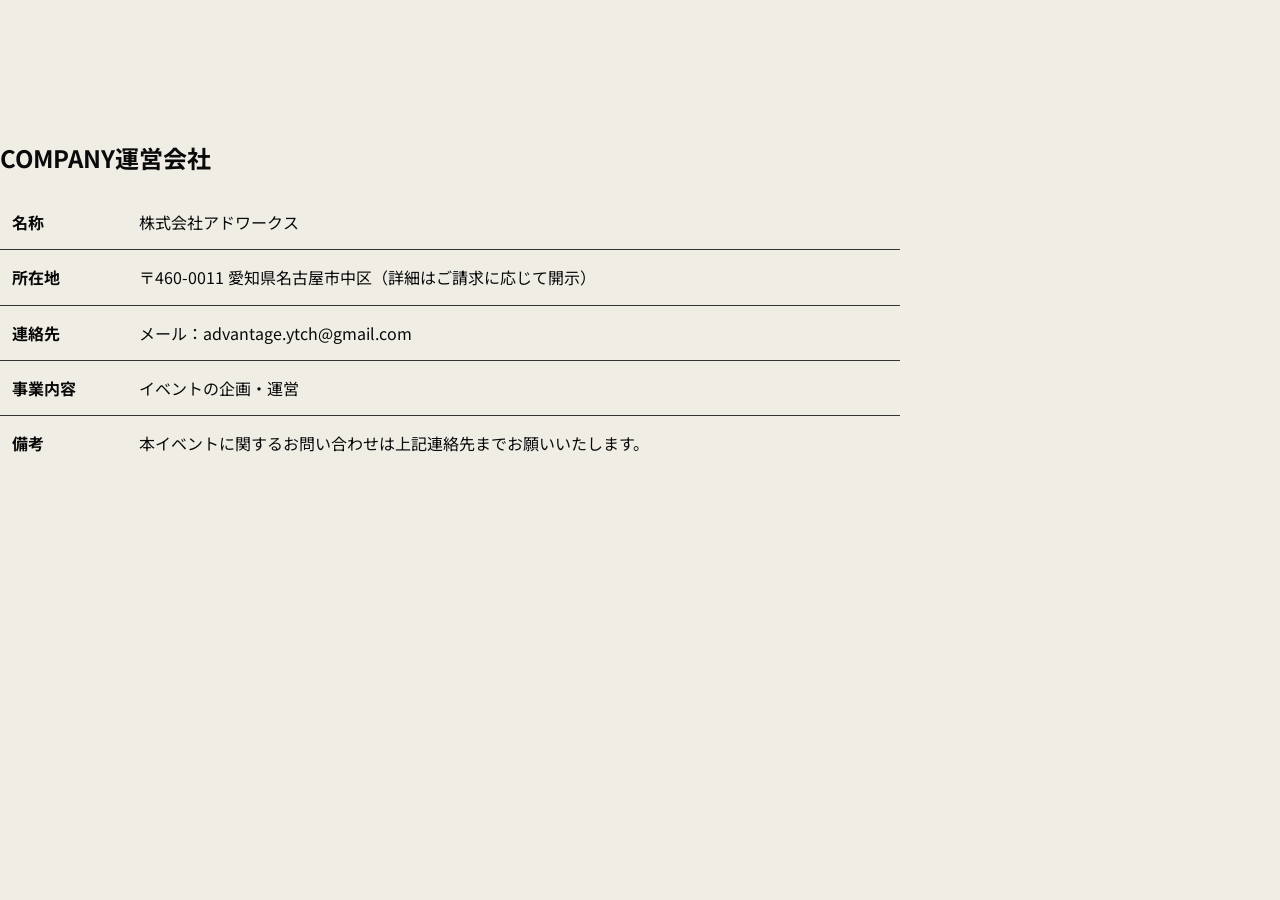
<file: company.html>
<!DOCTYPE html>
<html lang="ja">
<head>
    <meta charset="UTF-8">
    <meta name="viewport" content="width=device-width, initial-scale=1.0">
    <title>運営会社 | 株式会社アドワークス</title>
    <link rel="stylesheet" href="styles.css">
</head>
<body>
    <section class="section">
        <div class="container" style="padding-top: 120px; padding-bottom: 80px; max-width: 900px;">
            <h1 class="section-title">COMPANY<span>運営会社</span></h1>

            <div class="about-content" style="text-align: left; line-height: 1.9;">
                
                <table style="width:100%; border-collapse: collapse;">
                    <tr>
                        <th style="text-align:left; padding: 12px; border-bottom: 1px solid #333;">名称</th>
                        <td style="padding: 12px; border-bottom: 1px solid #333;">株式会社アドワークス</td>
                    </tr>

                    <tr>
                        <th style="text-align:left; padding: 12px; border-bottom: 1px solid #333;">所在地</th>
                        <td style="padding: 12px; border-bottom: 1px solid #333;">
                            〒460-0011
                            愛知県名古屋市中区（詳細はご請求に応じて開示）
                        </td>
                    </tr>

                    <tr>
                        <th style="text-align:left; padding: 12px; border-bottom: 1px solid #333;">連絡先</th>
                        <td style="padding: 12px; border-bottom: 1px solid #333;">
                            メール：advantage.ytch@gmail.com
                        </td>
                    </tr>

                    <tr>
                        <th style="text-align:left; padding: 12px; border-bottom: 1px solid #333;">事業内容</th>
                        <td style="padding: 12px; border-bottom: 1px solid #333;">
                            イベントの企画・運営
                        </td>
                    </tr>

                    <tr>
                        <th style="text-align:left; padding: 12px;">備考</th>
                        <td style="padding: 12px;">
                            本イベントに関するお問い合わせは上記連絡先までお願いいたします。
                        </td>
                    </tr>
                </table>

            </div>
        </div>
    </section>
</body>
</html>
</file>
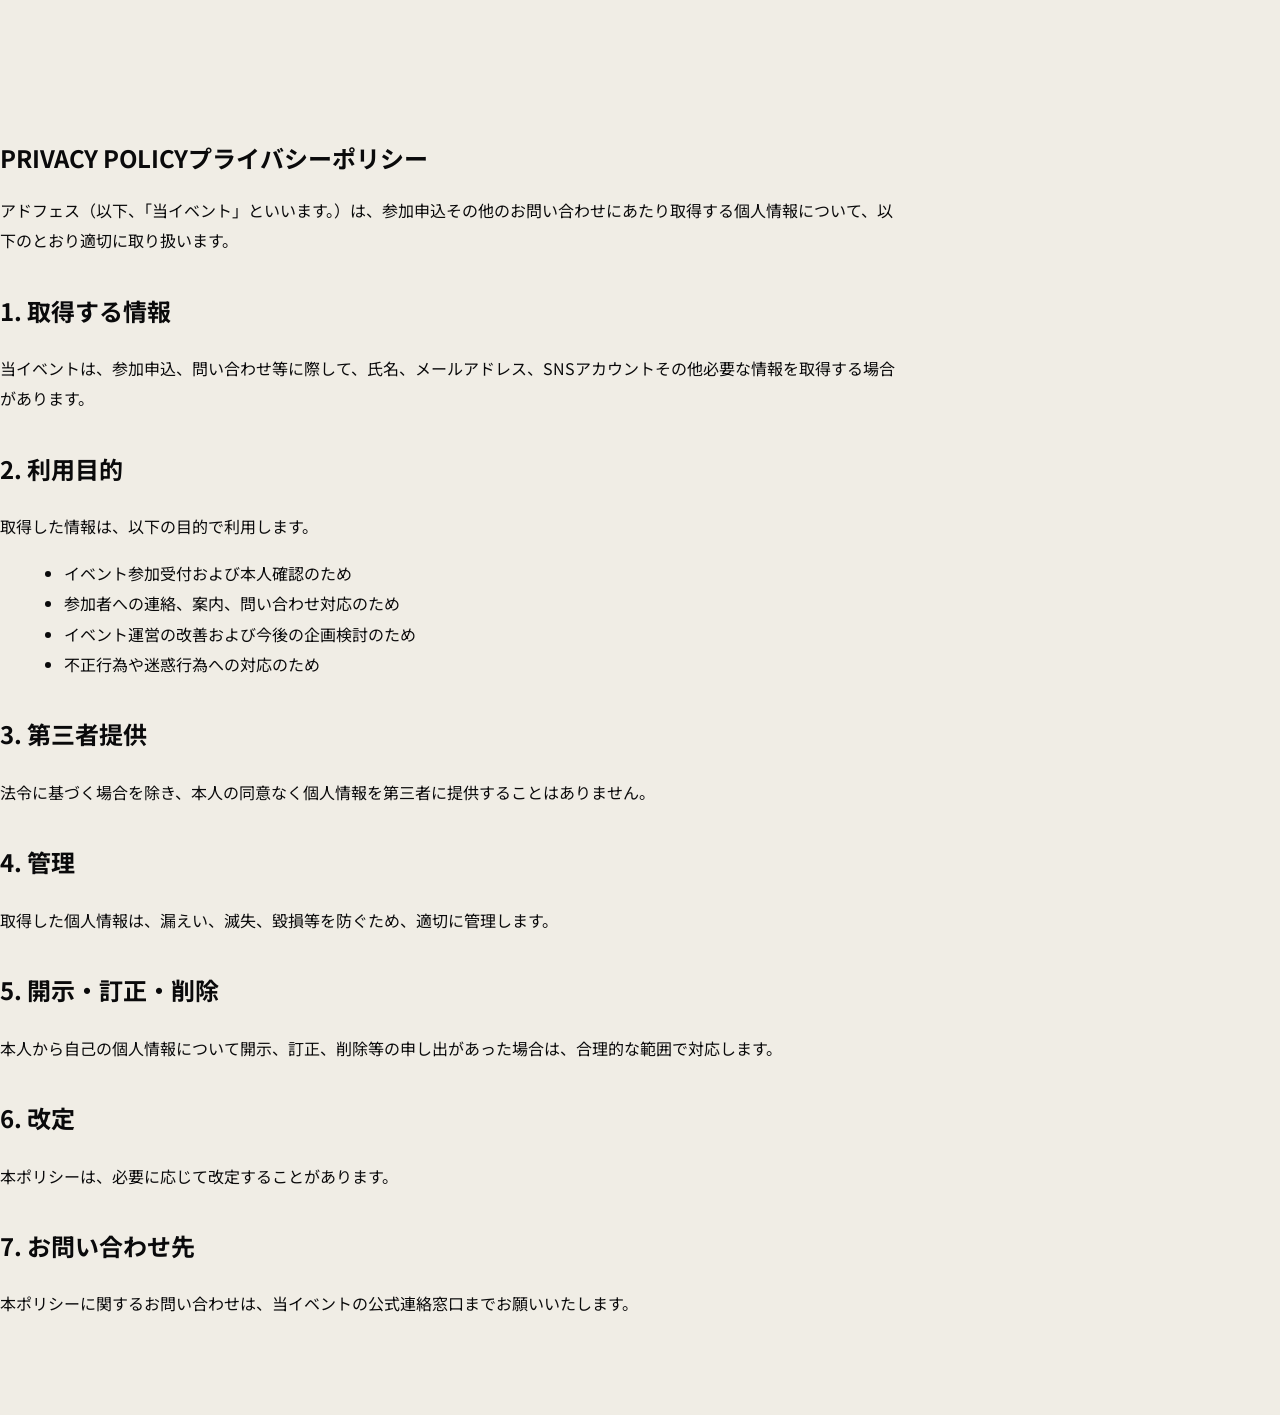
<file: privacy-policy.html>
<!DOCTYPE html>
<html lang="ja">
<head>
    <meta charset="UTF-8">
    <meta name="viewport" content="width=device-width, initial-scale=1.0">
    <title>プライバシーポリシー | ADVANTAGE FEST</title>
    <link rel="stylesheet" href="styles.css">
</head>
<body>
    <section class="section">
        <div class="container" style="padding-top: 120px; padding-bottom: 80px; max-width: 900px;">
            <h1 class="section-title">PRIVACY POLICY<span>プライバシーポリシー</span></h1>

            <div class="about-content" style="text-align: left; line-height: 1.9;">
                <p>アドフェス（以下、「当イベント」といいます。）は、参加申込その他のお問い合わせにあたり取得する個人情報について、以下のとおり適切に取り扱います。</p>

                <h2 style="margin-top: 2rem;">1. 取得する情報</h2>
                <p>当イベントは、参加申込、問い合わせ等に際して、氏名、メールアドレス、SNSアカウントその他必要な情報を取得する場合があります。</p>

                <h2 style="margin-top: 2rem;">2. 利用目的</h2>
                <p>取得した情報は、以下の目的で利用します。</p>
                <ul style="margin: 1rem 0 1rem 1.5rem; list-style: disc;">
                    <li>イベント参加受付および本人確認のため</li>
                    <li>参加者への連絡、案内、問い合わせ対応のため</li>
                    <li>イベント運営の改善および今後の企画検討のため</li>
                    <li>不正行為や迷惑行為への対応のため</li>
                </ul>

                <h2 style="margin-top: 2rem;">3. 第三者提供</h2>
                <p>法令に基づく場合を除き、本人の同意なく個人情報を第三者に提供することはありません。</p>

                <h2 style="margin-top: 2rem;">4. 管理</h2>
                <p>取得した個人情報は、漏えい、滅失、毀損等を防ぐため、適切に管理します。</p>

                <h2 style="margin-top: 2rem;">5. 開示・訂正・削除</h2>
                <p>本人から自己の個人情報について開示、訂正、削除等の申し出があった場合は、合理的な範囲で対応します。</p>

                <h2 style="margin-top: 2rem;">6. 改定</h2>
                <p>本ポリシーは、必要に応じて改定することがあります。</p>

                <h2 style="margin-top: 2rem;">7. お問い合わせ先</h2>
                <p>本ポリシーに関するお問い合わせは、当イベントの公式連絡窓口までお願いいたします。</p>
            </div>
        </div>
    </section>
</body>
</html>
</file>
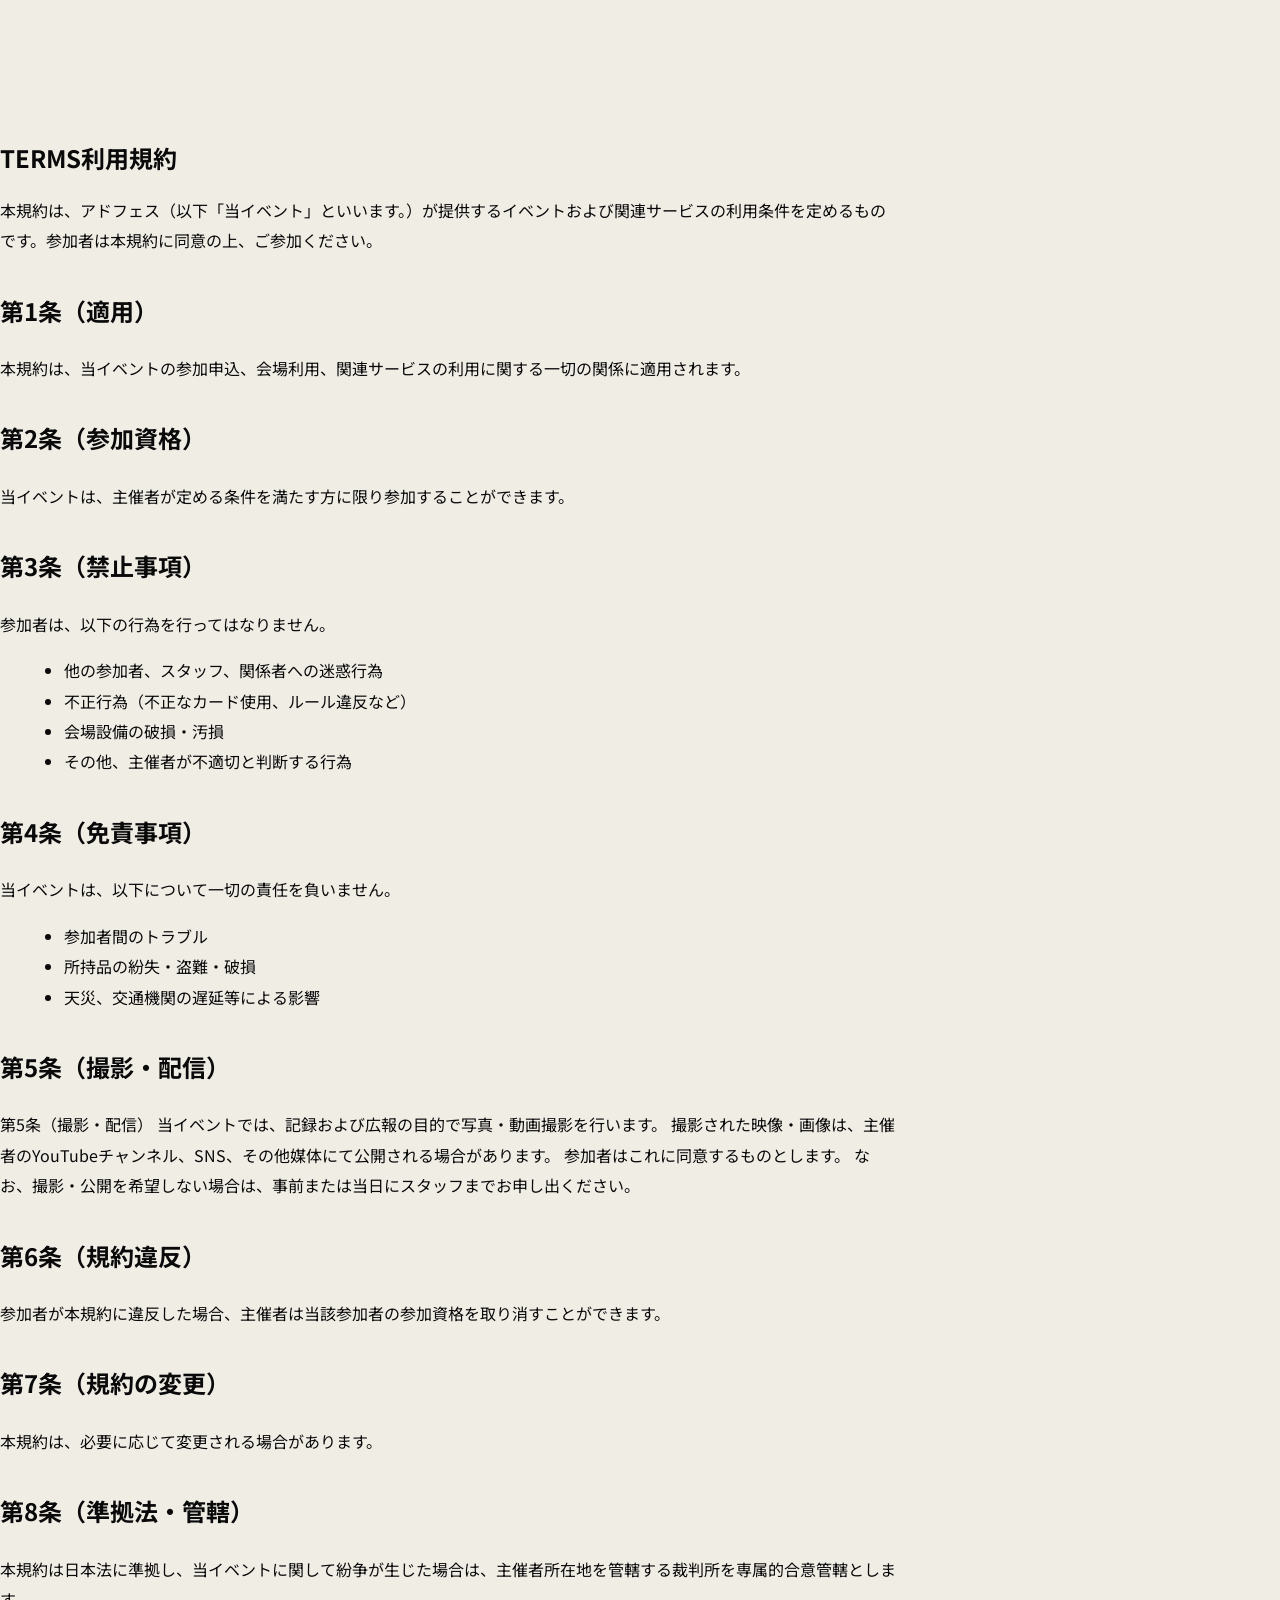
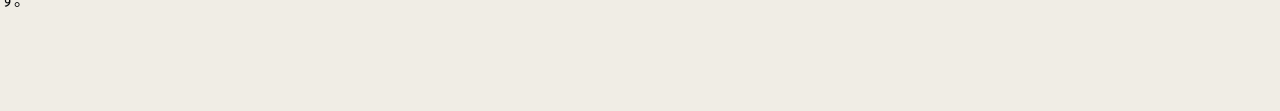
<file: terms.html>
<!DOCTYPE html>
<html lang="ja">
<head>
    <meta charset="UTF-8">
    <meta name="viewport" content="width=device-width, initial-scale=1.0">
    <title>利用規約 | ADVANTAGE FEST</title>
    <link rel="stylesheet" href="styles.css">
</head>
<body>
    <section class="section">
        <div class="container" style="padding-top: 120px; padding-bottom: 80px; max-width: 900px;">
            <h1 class="section-title">TERMS<span>利用規約</span></h1>

            <div class="about-content" style="text-align: left; line-height: 1.9;">

                <p>本規約は、アドフェス（以下「当イベント」といいます。）が提供するイベントおよび関連サービスの利用条件を定めるものです。参加者は本規約に同意の上、ご参加ください。</p>

                <h2 style="margin-top: 2rem;">第1条（適用）</h2>
                <p>本規約は、当イベントの参加申込、会場利用、関連サービスの利用に関する一切の関係に適用されます。</p>

                <h2 style="margin-top: 2rem;">第2条（参加資格）</h2>
                <p>当イベントは、主催者が定める条件を満たす方に限り参加することができます。</p>

                <h2 style="margin-top: 2rem;">第3条（禁止事項）</h2>
                <p>参加者は、以下の行為を行ってはなりません。</p>
                <ul style="margin: 1rem 0 1rem 1.5rem; list-style: disc;">
                    <li>他の参加者、スタッフ、関係者への迷惑行為</li>
                    <li>不正行為（不正なカード使用、ルール違反など）</li>
                    <li>会場設備の破損・汚損</li>
                    <li>その他、主催者が不適切と判断する行為</li>
                </ul>

                <h2 style="margin-top: 2rem;">第4条（免責事項）</h2>
                <p>当イベントは、以下について一切の責任を負いません。</p>
                <ul style="margin: 1rem 0 1rem 1.5rem; list-style: disc;">
                    <li>参加者間のトラブル</li>
                    <li>所持品の紛失・盗難・破損</li>
                    <li>天災、交通機関の遅延等による影響</li>
                </ul>

                <h2 style="margin-top: 2rem;">第5条（撮影・配信）</h2>
                <p>第5条（撮影・配信）
当イベントでは、記録および広報の目的で写真・動画撮影を行います。
撮影された映像・画像は、主催者のYouTubeチャンネル、SNS、その他媒体にて公開される場合があります。

参加者はこれに同意するものとします。

なお、撮影・公開を希望しない場合は、事前または当日にスタッフまでお申し出ください。</p>

                <h2 style="margin-top: 2rem;">第6条（規約違反）</h2>
                <p>参加者が本規約に違反した場合、主催者は当該参加者の参加資格を取り消すことができます。</p>

                <h2 style="margin-top: 2rem;">第7条（規約の変更）</h2>
                <p>本規約は、必要に応じて変更される場合があります。</p>

                <h2 style="margin-top: 2rem;">第8条（準拠法・管轄）</h2>
                <p>本規約は日本法に準拠し、当イベントに関して紛争が生じた場合は、主催者所在地を管轄する裁判所を専属的合意管轄とします。</p>

            </div>
        </div>
    </section>
</body>
</html>
</file>
<file: styles.css>
@import url('https://fonts.googleapis.com/css2?family=Barlow+Condensed:ital,wght@0,600;0,700;0,800;0,900;1,800&family=Noto+Sans+JP:wght@400;600;700;900&display=swap');

:root {
  --ink: #0a0a0b;
  --paper: #f0ede5;
  --white: #fff;
  --yellow: #ffd500;
  --red: #e80019;
  --muted: #888780;
  --line: rgba(10, 10, 11, .18);
}

* { box-sizing: border-box; }
html { scroll-behavior: smooth; }
body { margin: 0; overflow-x: hidden; background: var(--paper); color: var(--ink); font-family: "Noto Sans JP", sans-serif; }
a { color: inherit; text-decoration: none; }
img { display: block; max-width: 100%; }
button, summary { font: inherit; }
::selection { background: var(--yellow); color: var(--ink); }

.site-header {
  position: fixed; inset: 0 0 auto; z-index: 100;
  height: 76px; display: grid; grid-template-columns: 1fr auto 1fr; align-items: center;
  padding: 0 30px; color: #fff; background: rgba(7,7,8,.9); border-bottom: 1px solid rgba(255,255,255,.16); backdrop-filter: blur(14px);
}
.header-brand { display: flex; align-items: center; gap: 12px; width: max-content; }
.header-brand img { width: 42px; height: 48px; object-fit: contain; }
.header-brand span { font-family: "Barlow Condensed", sans-serif; font-size: 12px; font-weight: 800; line-height: .95; letter-spacing: .12em; }
.desktop-nav { display: flex; align-items: center; gap: 42px; font-family: "Barlow Condensed", sans-serif; font-weight: 800; letter-spacing: .12em; }
.desktop-nav a { position: relative; font-size: 14px; }
.desktop-nav a::after { content: ""; position: absolute; right: 0; bottom: -9px; left: 0; height: 2px; background: var(--yellow); transform: scaleX(0); transform-origin: left; transition: transform .25s; }
.desktop-nav a:hover::after { transform: scaleX(1); }
.header-entry { justify-self: end; min-width: 132px; height: 48px; display: flex; align-items: center; justify-content: space-between; gap: 20px; padding: 0 18px; background: var(--red); font-family: "Barlow Condensed", sans-serif; font-weight: 900; letter-spacing: .1em; clip-path: polygon(10px 0,100% 0,100% calc(100% - 10px),calc(100% - 10px) 100%,0 100%,0 10px); }

.hero { position: relative; min-height: 940px; overflow: hidden; background: var(--ink); color: #fff; }
.hero-photo { position: absolute; inset: 76px 0 0 31%; background: url('assets/hero.jpg') 58% center/cover no-repeat; filter: saturate(.55) contrast(1.25); }
.hero-photo::after { content: ""; position: absolute; inset: 0; background: linear-gradient(90deg,#0a0a0b 0%,rgba(10,10,11,.92) 13%,rgba(10,10,11,.25) 58%,rgba(10,10,11,.68) 100%), linear-gradient(0deg,#0a0a0b 0%,transparent 35%); }
.hero-grid { position: absolute; inset: 76px 0 0; opacity: .17; background-image: linear-gradient(rgba(255,255,255,.15) 1px,transparent 1px),linear-gradient(90deg,rgba(255,255,255,.15) 1px,transparent 1px); background-size: 72px 72px; mask-image: linear-gradient(90deg,#000,transparent 72%); }
.hero-watermark { position: absolute; right: -2vw; bottom: 57px; font-family: "Barlow Condensed", sans-serif; font-size: clamp(300px,41vw,630px); font-weight: 900; line-height: .62; letter-spacing: -.08em; color: transparent; -webkit-text-stroke: 2px rgba(255,213,0,.28); transform: skewX(-7deg); }
.hero-copy { position: relative; z-index: 3; width: min(760px,60vw); padding: 132px 0 170px max(6vw,54px); }
.eyebrow { width: min(560px,100%); display: flex; justify-content: space-between; align-items: center; margin: 0 0 28px; padding-bottom: 10px; border-bottom: 1px solid rgba(255,255,255,.3); font-family: "Barlow Condensed", sans-serif; font-size: 13px; font-weight: 700; letter-spacing: .18em; }
.eyebrow b { color: var(--yellow); font-size: 20px; }
.hero-logo { width: 152px; margin-bottom: 22px; filter: drop-shadow(0 18px 24px rgba(0,0,0,.4)); }
.hero h1 { margin: 0; font-size: clamp(74px,8.6vw,138px); line-height: .82; font-weight: 900; letter-spacing: -.075em; }
.hero h1 em { color: var(--yellow); font-style: normal; }
.hero-lead { max-width: 590px; margin: 34px 0 0; color: rgba(255,255,255,.72); font-size: 15px; line-height: 2; font-weight: 600; }
.hero-actions { display: flex; align-items: center; gap: 30px; margin-top: 38px; }
.button { min-height: 62px; display: inline-flex; align-items: center; justify-content: space-between; gap: 36px; padding: 0 24px; font-weight: 900; font-size: 14px; clip-path: polygon(12px 0,100% 0,100% calc(100% - 12px),calc(100% - 12px) 100%,0 100%,0 12px); transition: transform .2s, filter .2s; }
.button:hover { transform: translateY(-3px); filter: brightness(1.08); }
.button-primary { background: var(--red); color: #fff; box-shadow: 0 15px 35px rgba(232,0,25,.3); }
.arrow-out {
  position: relative;
  width: 12px;
  height: 12px;
  flex: 0 0 12px;
  display: inline-block;
  border-top: 2px solid currentColor;
  border-right: 2px solid currentColor;
}
.arrow-out::after {
  content: "";
  position: absolute;
  top: 0;
  right: -1px;
  width: 15px;
  height: 2px;
  background: currentColor;
  transform: rotate(-45deg);
  transform-origin: right center;
}
.text-link { display: inline-flex; align-items: center; gap: 18px; padding-bottom: 8px; border-bottom: 1px solid currentColor; font-size: 12px; font-weight: 700; letter-spacing: .04em; }
.hero-date-block { position: absolute; z-index: 4; top: 126px; right: max(5vw,48px); width: 192px; padding: 18px 20px 22px; color: var(--ink); background: var(--yellow); clip-path: polygon(16px 0,100% 0,100% calc(100% - 16px),calc(100% - 16px) 100%,0 100%,0 16px); }
.hero-date-block p { margin: 0; font-size: 13px; font-weight: 900; line-height: 1.2; letter-spacing: .08em; }
.hero-date-block strong { display: block; margin: 6px 0 10px; font-family: "Barlow Condensed"; font-size: 104px; line-height: .78; letter-spacing: -.05em; }
.hero-date-block span { display: block; font-size: 15px; font-weight: 900; line-height: 1; letter-spacing: .12em; }
.hero-info-rail { position: absolute; z-index: 5; right: 0; bottom: 0; left: 0; min-height: 118px; display: grid; grid-template-columns: 1fr 1fr .65fr; padding-left: max(6vw,54px); background: rgba(9,9,10,.95); border-top: 1px solid rgba(255,255,255,.25); }
.hero-info-rail div { display: flex; flex-direction: column; justify-content: center; gap: 7px; padding: 20px 36px; border-right: 1px solid rgba(255,255,255,.17); }
.hero-info-rail small { font-family: "Barlow Condensed"; color: #999; font-size: 11px; font-weight: 800; letter-spacing: .19em; }
.hero-info-rail strong { font-size: 16px; }
.hero-info-rail .visitor-info { background: var(--red); }
.hero-info-rail .visitor-info small { color: rgba(255,255,255,.7); }
.hero-info-rail .visitor-info strong { font-size: 26px; }

.section-pad { position: relative; padding: 150px max(6vw,54px); }
.section-index { position: absolute; top: 50px; left: max(6vw,54px); font-family: "Barlow Condensed"; font-size: 12px; font-weight: 800; letter-spacing: .18em; }
.section-index.light { color: rgba(255,255,255,.45); }
.section-kicker { margin: 0 0 16px; color: var(--red); font-family: "Barlow Condensed"; font-size: 13px; font-weight: 900; letter-spacing: .18em; }
.manifesto { display: grid; grid-template-columns: minmax(410px,1.2fr) 1fr; gap: 9vw; min-height: 760px; align-items: center; }
.manifesto-copy h2 { margin: 0; font-size: clamp(56px,6vw,96px); line-height: 1.06; letter-spacing: -.065em; }
.manifesto-copy h2 span { color: var(--red); }
.manifesto-detail { max-width: 600px; }
.manifesto-detail > p { margin: 0 0 24px; color: #42413c; font-size: 15px; line-height: 2.05; font-weight: 600; }
.manifesto-points { list-style: none; margin: 48px 0 0; padding: 0; border-top: 2px solid var(--ink); }
.manifesto-points li { display: grid; grid-template-columns: 120px 1fr; align-items: center; min-height: 66px; border-bottom: 1px solid var(--line); }
.manifesto-points b { font-family: "Barlow Condensed"; font-size: 18px; font-weight: 900; }
.manifesto-points span { font-size: 13px; font-weight: 700; }

.experience { display: grid; grid-template-columns: 1fr 1fr; min-height: 780px; }
.experience-panel { position: relative; overflow: hidden; padding: 100px max(5vw,50px); }
.battle-panel { background: var(--ink); color: #fff; }
.battle-panel::before { content: ""; position: absolute; inset: 0; opacity: .14; background: url('assets/hero.jpg') center/cover; mix-blend-mode: luminosity; }
.festival-panel { color: var(--ink); background: var(--yellow); }
.festival-panel::before { content: ""; position: absolute; width: 520px; height: 520px; right: -200px; bottom: -210px; border: 100px solid rgba(255,255,255,.3); border-radius: 50%; }
.panel-number { position: absolute; top: 30px; right: 38px; font-family: "Barlow Condensed"; font-size: 140px; font-weight: 900; line-height: 1; opacity: .08; }
.panel-content { position: relative; z-index: 2; }
.panel-content > p { margin: 0 0 30px; font-family: "Barlow Condensed"; font-size: 13px; font-weight: 900; letter-spacing: .18em; }
.battle-panel .panel-content > p { color: var(--yellow); }
.festival-panel .panel-content > p { color: var(--red); }
.panel-content h2 { margin: 0; font-size: clamp(55px,5vw,82px); line-height: 1.12; letter-spacing: -.06em; }
.panel-content a { position: absolute; top: 530px; left: 0; right: 0; display: flex; justify-content: space-between; padding: 20px 0; border-top: 1px solid currentColor; border-bottom: 1px solid currentColor; font-size: 13px; font-weight: 900; }
.panel-stat { display: flex; align-items: flex-end; gap: 20px; margin-top: 48px; }
.panel-stat strong { color: var(--yellow); font-family: "Barlow Condensed"; font-size: 140px; font-weight: 900; line-height: .75; letter-spacing: -.07em; }
.panel-stat span { font-family: "Barlow Condensed"; color: #aaa; font-size: 16px; font-weight: 800; line-height: 1.05; letter-spacing: .08em; }
.festival-panel ul { list-style: none; margin: 55px 0 0; padding: 0; }
.festival-panel li { padding: 15px 0; border-bottom: 1px solid rgba(10,10,11,.35); font-size: 16px; font-weight: 800; }
.festival-panel li::before { content: "+"; margin-right: 14px; color: var(--red); }

.tournament { overflow: hidden; background: var(--yellow); }
.tournament::after { content: "384"; position: absolute; right: -2vw; top: 90px; color: rgba(255,255,255,.32); font-family: "Barlow Condensed"; font-size: 42vw; font-weight: 900; line-height: .8; letter-spacing: -.09em; z-index: 0; }
.tournament > * { position: relative; z-index: 1; }
.tournament-head { display: flex; align-items: flex-end; justify-content: space-between; gap: 40px; }
.tournament-head .section-kicker { color: #5a4b00; }
.tournament-head h2 { margin: 0; font-size: clamp(58px,7.2vw,112px); line-height: .9; letter-spacing: -.07em; }
.tournament-head h2 span { font-family: "Barlow Condensed"; font-size: 1.3em; }
.tournament-head > p { max-width: 340px; margin: 0 0 12px; font-weight: 700; line-height: 1.9; }
.tournament-dashboard { display: grid; grid-template-columns: .9fr 1.1fr; margin-top: 70px; border: 2px solid var(--ink); background: rgba(255,213,0,.7); }
.specs { display: grid; grid-template-columns: 1fr 1fr; border-right: 1px solid var(--ink); }
.specs div { min-height: 180px; padding: 28px; display: flex; flex-wrap: wrap; align-content: flex-end; gap: 5px 10px; border-right: 1px solid var(--ink); border-bottom: 1px solid var(--ink); }
.specs div:nth-child(2) { border-right: 0; }
.specs div:last-child { grid-column: 1/-1; border-right: 0; border-bottom: 0; }
.specs small { width: 100%; margin-bottom: auto; font-family: "Barlow Condensed"; font-size: 12px; font-weight: 900; letter-spacing: .15em; }
.specs strong { font-family: "Barlow Condensed"; font-size: 70px; font-weight: 900; line-height: .75; letter-spacing: -.05em; }
.specs span { align-self: flex-end; font-size: 14px; font-weight: 800; }
.champion-prize { position: relative; display: flex; flex-direction: column; justify-content: center; overflow: hidden; padding: 48px clamp(220px,23vw,360px) 48px 6vw; color: #fff; background: var(--red); }
.champion-prize > :not(img) { position: relative; z-index: 2; }
.champion-prize > img { position: absolute; z-index: 1; right: clamp(18px,3vw,52px); bottom: 18px; width: clamp(145px,17vw,260px); max-height: 88%; object-fit: contain; filter: drop-shadow(0 18px 20px rgba(55,0,0,.28)); transform: rotate(3deg); }
.champion-prize p { margin: 0 0 45px; font-family: "Barlow Condensed"; font-size: 13px; font-weight: 900; letter-spacing: .18em; }
.champion-prize h3 { margin: 0; font-size: clamp(24px,2.4vw,40px); }
.champion-prize > strong { display: flex; align-items: baseline; gap: 13px; margin: 6px 0; font-family: "Barlow Condensed"; font-size: 60px; line-height: 1; }
.champion-prize > strong b { font-size: clamp(120px,13vw,210px); letter-spacing: -.08em; }
.champion-extras { max-width: 290px; display: grid; gap: 5px; margin-top: 6px; font-size: 13px; font-weight: 800; line-height: 1.45; }
.champion-extras span::before { color: var(--yellow); content: "+ "; }
.prize-row { display: grid; grid-template-columns: repeat(4,1fr); border-right: 2px solid var(--ink); border-bottom: 2px solid var(--ink); border-left: 2px solid var(--ink); }
.prize-row > div { min-height: 145px; display: flex; flex-direction: column; justify-content: center; padding: 24px; border-right: 1px solid var(--ink); }
.prize-row > div:last-child { border-right: 0; }
.prize-row small { font-family: "Barlow Condensed"; font-weight: 900; letter-spacing: .14em; }
.prize-row strong { margin: 8px 0 4px; font-family: "Barlow Condensed"; font-size: 34px; }
.prize-row span { font-size: 12px; font-weight: 700; line-height: 1.65; }
.more-benefit-lead { display: flex; align-items: center; gap: 20px; margin: 72px 0 18px; }
.more-benefit-lead::after { height: 2px; flex: 1; background: var(--ink); content: ""; }
.more-benefit-lead span { padding: 7px 10px; color: var(--yellow); background: var(--ink); font-family: "Barlow Condensed"; font-size: 12px; font-weight: 900; letter-spacing: .14em; }
.more-benefit-lead strong { font-size: clamp(38px,4.8vw,70px); line-height: 1; letter-spacing: -.07em; }
.tournament-benefit { overflow: hidden; border: 2px solid var(--ink); background: #fff; }
.tournament-benefit .kadoraba-copy { background: #fff; }
.tournament-entry { min-height: 130px; display: flex; align-items: center; justify-content: space-between; gap: 40px; padding: 30px 0 0; }
.tournament-entry p { display: flex; align-items: center; gap: 24px; }
.tournament-entry p b { font-family: "Barlow Condensed"; font-size: 24px; letter-spacing: .1em; }
.tournament-entry p span { font-size: 13px; font-weight: 700; }
.button-dark { min-width: 280px; color: #fff; background: var(--ink); }

.events { background: var(--paper); }
.section-heading-row { display: flex; align-items: flex-end; justify-content: space-between; gap: 50px; margin-bottom: 72px; }
.section-heading-row h2 { margin: 0; font-size: clamp(66px,7vw,106px); line-height: .85; letter-spacing: -.08em; }
.section-heading-row h2 span { color: var(--red); }
.section-heading-row > p { max-width: 420px; margin: 0 0 8px; color: #55534d; font-size: 14px; font-weight: 700; line-height: 1.9; }
.event-list { border-top: 2px solid var(--ink); }
.event-card { min-height: 240px; display: grid; grid-template-columns: 90px 300px 1fr; align-items: stretch; border-bottom: 1px solid var(--line); transition: background .25s,color .25s; }
.event-card:hover { color: #fff; background: var(--ink); }
.event-card-number { padding-top: 28px; font-family: "Barlow Condensed"; font-size: 18px; font-weight: 900; }
.event-card-image { margin: 18px 0; display: grid; place-items: center; overflow: hidden; background: #111; }
.event-card-image img { width: 88%; height: 150px; object-fit: contain; }
.event-card-copy { min-width: 0; display: flex; flex-direction: column; justify-content: center; padding: 30px 5vw; }
.event-card-copy > p { display: flex; align-items: center; gap: 16px; margin: 0 0 15px; color: #77746e; font-size: 12px; font-weight: 700; }
.event-card-copy > p span { padding: 4px 8px; color: #fff; background: var(--red); font-family: "Barlow Condensed"; font-weight: 900; letter-spacing: .1em; }
.event-presenter { width: max-content; max-width: 100%; display: inline-flex; align-items: center; gap: 7px; margin: 0 0 9px; padding: 5px 8px; color: var(--ink); background: #fff; font-size: 10px; font-weight: 900; letter-spacing: .04em; line-height: 1; }
.event-presenter img { display: block; width: clamp(105px,12vw,132px); height: 22px; object-fit: contain; }
.event-presenter b { flex: 0 0 auto; font: inherit; }
.event-card-copy h3 { margin: 0 0 16px; font-size: clamp(27px,3vw,44px); letter-spacing: -.04em; }
.event-card-copy > div { max-width: 620px; color: #65635e; font-size: 13px; line-height: 1.8; }
.event-card:hover .event-card-copy > div { color: #aaa; }
.event-detail { width: min(100%,720px); min-width: 0; max-width: 100%; margin-top: 22px; border-top: 1px solid #aaa69d; }
.event-detail summary { display: flex; align-items: center; justify-content: space-between; gap: 20px; padding: 15px 0; color: var(--ink); cursor: pointer; list-style: none; font-family: "Barlow Condensed"; font-size: 16px; font-weight: 900; letter-spacing: .12em; }
.event-detail summary::-webkit-details-marker { display: none; }
.event-detail summary small { margin-left: 7px; font-family: inherit; font-size: 10px; letter-spacing: .06em; opacity: .6; }
.event-detail summary i { width: 22px; height: 22px; position: relative; flex: 0 0 22px; border: 1px solid currentColor; border-radius: 50%; }
.event-detail summary i::before,.event-detail summary i::after { width: 9px; height: 1px; position: absolute; top: 10px; left: 6px; background: currentColor; content: ""; transition: transform .2s; }
.event-detail summary i::after { transform: rotate(90deg); }
.event-detail[open] summary i::after { transform: rotate(0); }
.event-detail summary:focus-visible { outline: 2px solid var(--red); outline-offset: 4px; }
.event-card:hover .event-detail { border-color: #4b4b4b; }
.event-card:hover .event-detail summary { color: #fff; }
.event-detail-body { width: 100%; min-width: 0; margin-bottom: 8px; padding: 22px; overflow: hidden; color: var(--ink); background: #fff; box-shadow: inset 4px 0 0 var(--yellow); }
.event-detail-body h4 { margin: 0 0 10px; font-size: 12px; font-weight: 900; letter-spacing: .08em; }
.event-detail-body h4:not(:first-child) { margin-top: 22px; }
.event-detail-list { display: grid; margin: 0; padding: 0; border-top: 1px solid #d8d4ca; list-style: none; }
.event-detail-list li { display: grid; grid-template-columns: 110px 1fr; border-bottom: 1px solid #d8d4ca; font-size: 12px; line-height: 1.6; }
.event-detail-list li b,.event-detail-list li span { padding: 9px 10px; }
.event-detail-list li b { background: #f0ede5; font-weight: 900; }
.event-detail-list li > span { min-width: 0; overflow-wrap: anywhere; }
.factory-special-prize { width: max-content; max-width: 100%; display: flex; align-items: center; gap: 7px; margin-top: 8px; color: var(--ink); font-size: 13px; font-weight: 900; line-height: 1.3; }
.factory-special-prize small { flex: 0 0 auto; padding: 2px 5px; border: 1px solid #a78500; color: #806700; font-size: 9px; font-weight: 900; letter-spacing: .08em; line-height: 1.2; }
.event-sponsor-promo { display: block; margin-top: 22px; overflow: hidden; border: 1px solid #d5d2ca; color: var(--ink); background: #f4f4f2; text-decoration: none; transition: border-color .2s,transform .2s; }
.event-sponsor-promo:hover { border-color: #908d86; transform: translateY(-1px); }
.event-sponsor-promo:focus-visible { outline: 2px solid var(--ink); outline-offset: 3px; }
.event-sponsor-promo-head { min-height: 54px; display: flex; align-items: center; justify-content: space-between; gap: 20px; padding: 10px 13px; border-bottom: 1px solid #d5d2ca; }
.event-sponsor-promo-head > span:first-child { display: flex; align-items: center; gap: 12px; }
.event-sponsor-promo-head small { color: #77736c; font-family: "Barlow Condensed",sans-serif; font-size: 9px; font-weight: 900; letter-spacing: .12em; }
.event-sponsor-promo-head b { font-size: 12px; font-weight: 900; }
.event-sponsor-promo-action { flex: 0 0 auto; display: flex; align-items: center; gap: 7px; font-size: 10px; font-weight: 900; }
.event-sponsor-promo-action::after { width: 7px; height: 7px; border-top: 2px solid currentColor; border-right: 2px solid currentColor; content: ""; transform: rotate(45deg); }
.event-sponsor-promo picture,.event-sponsor-promo img { width: 100%; display: block; }
.event-sponsor-promo img { height: auto; }
.event-detail-bullets { display: grid; gap: 8px; margin: 0; padding: 0; list-style: none; }
.event-detail-bullets li { position: relative; padding-left: 17px; font-size: 12px; font-weight: 700; line-height: 1.7; }
.event-detail-bullets li::before { width: 6px; height: 6px; position: absolute; top: .65em; left: 0; background: var(--red); content: ""; transform: rotate(45deg); }
.event-detail-note { display: block; margin-top: 12px; color: #6e6a62; font-size: 10px; font-weight: 700; line-height: 1.6; }
.event-detail-link { width: max-content; display: inline-flex; align-items: center; margin-top: 18px; padding: 10px 13px; color: #fff; background: var(--red); font-size: 11px; font-weight: 900; text-decoration: none; transition: background .2s,transform .2s; }
.event-detail-link:hover { background: #b70000; transform: translateY(-1px); }
.event-detail-link:focus-visible { outline: 2px solid var(--ink); outline-offset: 3px; }
.event-ticket-note { display: flex; align-items: center; gap: 18px; margin: 24px 0 0; padding: 17px 20px; color: var(--ink); background: var(--yellow); font-size: 12px; font-weight: 800; line-height: 1.7; }
.event-ticket-note b { flex: 0 0 auto; font-family: "Barlow Condensed"; font-size: 15px; letter-spacing: .1em; }

.guests { color: #fff; background: var(--ink); }
.guest-heading { margin-bottom: 70px; }
.guest-heading .section-kicker { color: var(--yellow); }
.guest-heading h2 { margin: 0; font-size: clamp(65px,7.5vw,114px); line-height: .9; letter-spacing: -.075em; }
.guest-heading h2 span { color: var(--yellow); }
.guest-grid { display: grid; grid-template-columns: repeat(12,1fr); gap: 16px; }
.guest-card { position: relative; min-height: 510px; overflow: hidden; background: #18181a; }
.guest-1,.guest-2,.guest-3 { grid-column: span 4; }
.guest-4,.guest-5,.guest-6 { grid-column: span 4; min-height: 430px; }
.guest-photo { position: absolute; inset: 0; }
.guest-photo::after { content: ""; position: absolute; inset: 0; background: linear-gradient(0deg,rgba(0,0,0,.94),transparent 55%); }
.guest-photo img { width: 100%; height: 100%; object-fit: cover; filter: saturate(.75); transition: transform .5s,filter .5s; }
.guest-card:hover .guest-photo img { transform: scale(1.035); filter: saturate(1); }
.guest-info { position: absolute; z-index: 2; right: 28px; bottom: 26px; left: 28px; }
.guest-info p { width: max-content; margin: 0 0 9px; padding: 4px 8px; color: var(--ink); background: var(--yellow); font-size: 11px; font-weight: 900; }
.guest-info h3 { margin: 0; font-size: clamp(24px,2.7vw,38px); letter-spacing: -.04em; }
.guest-info span { display: block; margin-top: 6px; color: #bbb; font-family: "Barlow Condensed"; font-size: 13px; font-weight: 700; letter-spacing: .08em; }
.guest-card[hidden] { display: none !important; }
.guest-coming-soon { display: grid; place-items: center; isolation: isolate; background: #131315; }
.guest-coming-soon::before { position: absolute; z-index: -2; inset: 0; opacity: .34; background: repeating-linear-gradient(135deg,transparent 0 18px,rgba(255,255,255,.045) 18px 20px),radial-gradient(circle at 82% 16%,rgba(255,213,0,.26),transparent 31%); content: ""; }
.guest-coming-soon::after { position: absolute; z-index: -1; inset: 14px; border: 1px solid rgba(255,255,255,.12); content: ""; }
.guest-coming-mark { width: calc(100% - 56px); display: flex; align-items: flex-start; flex-direction: column; }
.guest-coming-mark > span { margin-bottom: 16px; padding: 4px 8px; color: var(--ink); background: var(--yellow); font-family: "Barlow Condensed"; font-size: 11px; font-weight: 900; letter-spacing: .12em; }
.guest-coming-mark > b { font-family: "Barlow Condensed"; font-size: clamp(48px,6vw,86px); line-height: .78; letter-spacing: -.045em; }
.guest-coming-mark > small { margin-top: 22px; color: #a9a9ad; font-size: 11px; font-weight: 800; letter-spacing: .08em; }

.schedule-heading { margin-bottom: 55px; }
.timeline { border-top: 2px solid var(--ink); }
.timeline-head,.timeline-row { display: grid; grid-template-columns: 160px 1fr 1fr; align-items: center; }
.timeline-head { min-height: 60px; color: #77746d; font-family: "Barlow Condensed"; font-size: 12px; letter-spacing: .13em; }
.timeline-head > *,.timeline-row > * { padding: 0 26px; }
.timeline-head > :first-child,.timeline-row > :first-child { padding-left: 0; }
.timeline-row { min-height: 116px; border-top: 1px solid var(--line); }
.timeline-row time { font-family: "Barlow Condensed"; font-size: 48px; font-weight: 900; letter-spacing: -.04em; }
.timeline-row p { height: 100%; margin: 0; display: flex; align-items: center; border-left: 1px solid var(--line); font-size: 14px; font-weight: 700; }
.timeline-row.active { color: #fff; background: var(--red); }
.timeline-row.active p { border-color: rgba(255,255,255,.3); }
.schedule-note { color: #77746d; font-size: 11px; text-align: right; }

.shops-banner { min-height: 460px; display: grid; grid-template-columns: 1.5fr 1fr .7fr; align-items: center; gap: 40px; padding: 70px max(6vw,54px); color: #fff; background: var(--red); }
.shops-banner > div > p { margin: 0 0 20px; font-family: "Barlow Condensed"; font-weight: 900; letter-spacing: .15em; }
.shops-banner h2 { margin: 0; font-size: clamp(48px,5vw,76px); line-height: 1.08; letter-spacing: -.06em; }
.shops-tags { display: flex; flex-wrap: wrap; gap: 10px; }
.shops-tags span { padding: 15px 22px; border: 1px solid rgba(255,255,255,.65); font-size: 14px; font-weight: 800; }
.shops-coming { margin: 0; padding: 34px; color: var(--ink); background: var(--yellow); font-size: 14px; line-height: 1.5; transform: rotate(3deg); }
.shops-coming b { font-size: 29px; }

.access-layout { display: grid; grid-template-columns: 1.25fr .75fr; min-height: 620px; }
.venue-photo { position: relative; min-height: 580px; overflow: hidden; }
.venue-photo img { width: 100%; height: 100%; object-fit: cover; filter: grayscale(1) contrast(1.1); }
.venue-photo span { position: absolute; left: 24px; bottom: 22px; padding: 8px 10px; color: #fff; background: var(--ink); font-family: "Barlow Condensed"; font-size: 12px; font-weight: 900; letter-spacing: .15em; }
.venue-copy { display: flex; flex-direction: column; justify-content: center; padding: 50px 0 50px 6vw; }
.venue-copy h2 { margin: 0 0 35px; font-size: clamp(46px,5vw,76px); line-height: 1.08; letter-spacing: -.06em; }
.venue-copy > p:not(.section-kicker) { font-size: 15px; font-weight: 700; line-height: 1.9; }
.venue-copy ul { list-style: none; margin: 20px 0 36px; padding: 20px 0; border-top: 1px solid var(--line); border-bottom: 1px solid var(--line); }
.venue-copy li { margin: 7px 0; font-size: 12px; }
.dark-link { width: max-content; }
.venue-map-detail { margin-top: 30px; border-top: 2px solid var(--ink); border-bottom: 2px solid var(--ink); }
.venue-map-detail summary { display: flex; justify-content: space-between; padding: 24px 0; cursor: pointer; font-weight: 900; list-style: none; }
.venue-map-detail summary::-webkit-details-marker { display: none; }
.venue-map-detail[open] summary span { transform: rotate(45deg); }
.venue-map-detail > div { display: grid; place-items: center; padding: 40px; background: #ddd9cf; }
.venue-map-detail img { width: min(100%,850px); }

.sponsors { color: #fff; background: var(--ink); }
.sponsors .section-kicker { color: var(--yellow); }
.sponsors > h2 { margin: 0 0 70px; font-size: clamp(55px,6vw,90px); line-height: 1.05; letter-spacing: -.065em; }
.kadoraba-brand { min-height: 190px; position: relative; display: grid; place-items: center; background: var(--yellow); }
.kadoraba-brand > span { position: absolute; top: 18px; left: 20px; color: var(--ink); font-family: "Barlow Condensed"; font-size: 12px; font-weight: 900; letter-spacing: .15em; }
.sponsor-link { display: grid; place-items: center; text-decoration: none; }
.sponsor-link-main { width: min(560px,72%); }
.sponsor-link-main img { width: 100%; height: auto; object-fit: contain; }
.sponsor-link img { transition: transform .2s ease,filter .2s ease; }
.sponsor-link:hover img { transform: scale(1.025); filter: brightness(1.04); }
.sponsor-link:focus-visible { outline: 3px solid var(--red); outline-offset: 5px; }
.kadoraba-campaign { display: grid; grid-template-columns: minmax(0,.86fr) minmax(460px,1.14fr); min-height: 590px; color: var(--ink); background: var(--yellow); }
.kadoraba-copy { display: flex; flex-direction: column; justify-content: center; padding: 70px 5vw; }
.kadoraba-copy > p { margin: 0 0 22px; font-family: "Barlow Condensed"; font-size: 13px; font-weight: 900; letter-spacing: .18em; }
.kadoraba-copy > p b { display: block; margin-top: 7px; color: #5a4b00; font-size: 11px; letter-spacing: .12em; }
.kadoraba-copy h3 { margin: 0; font-size: clamp(47px,5.2vw,78px); line-height: .96; letter-spacing: -.065em; }
.kadoraba-copy h3 em { display: inline-block; position: relative; z-index: 0; color: var(--red); font-style: normal; }
.kadoraba-copy h3 em::after { height: 12px; position: absolute; z-index: -1; right: 0; bottom: 1px; left: 0; background: #fff; content: ""; }
.campaign-steps { display: grid; margin-top: 42px; border-top: 2px solid var(--ink); }
.campaign-steps > span { display: grid; grid-template-columns: 42px 1fr; align-items: center; min-height: 49px; border-bottom: 1px solid rgba(8,8,8,.28); font-size: 14px; font-weight: 900; }
.campaign-steps b { font-family: "Barlow Condensed"; font-size: 13px; letter-spacing: .08em; }
.campaign-steps > span > span { display: block; padding: 10px 0; }
.app-download-link { display: inline-flex; align-items: center; gap: 6px; margin-right: 3px; padding: 4px 7px; color: var(--yellow); background: var(--ink); text-decoration: none; line-height: 1; transition: color .2s,background .2s,transform .2s; }
.app-download-link::after { padding: 3px 4px 2px; color: var(--ink); background: var(--yellow); font-family: "Barlow Condensed"; font-size: 9px; font-weight: 900; letter-spacing: .08em; line-height: 1; content: "DL"; }
.app-download-link:hover { color: var(--ink); background: #fff; transform: translateY(-1px); }
.app-download-link:focus-visible { outline: 2px solid var(--ink); outline-offset: 3px; }
.download-note { margin-top: 18px; padding: 11px 13px; border-left: 4px solid var(--red); background: #f1eee5; font-size: 12px; font-weight: 900; line-height: 1.6; }
.kadoraba-copy small { margin-top: 18px; font-size: 11px; font-weight: 700; }
.kadoraba-products { min-height: 590px; position: relative; overflow: hidden; background: radial-gradient(circle at 54% 42%,#303030 0,#0d0d0d 38%,#020202 76%); }
.kadoraba-products::before { position: absolute; inset: 0; opacity: .16; background-image: linear-gradient(rgba(255,255,255,.16) 1px,transparent 1px),linear-gradient(90deg,rgba(255,255,255,.16) 1px,transparent 1px); background-size: 54px 54px; content: ""; }
.kadoraba-phone { width: 59%; position: absolute; z-index: 1; top: -9%; left: -8%; transform: rotate(-3deg); filter: drop-shadow(0 22px 35px rgba(0,0,0,.68)); }
.kadoraba-sleeve { width: 56%; position: absolute; z-index: 2; right: -1%; bottom: -8%; transform: rotate(4deg); filter: drop-shadow(0 24px 28px rgba(0,0,0,.72)); }
.product-label { position: absolute; z-index: 4; padding: 7px 11px; color: var(--ink); background: var(--yellow); font-family: "Barlow Condensed"; font-size: 12px; font-weight: 900; letter-spacing: .14em; }
.product-label-app { top: 25px; left: 24px; }
.product-label-gift { right: 24px; bottom: 25px; }
.support-sponsors { display: grid; grid-template-columns: repeat(3,1fr); margin-top: 16px; gap: 16px; }
.support-sponsors.support-single { grid-template-columns: minmax(220px,500px); justify-content: center; }
.support-sponsors div { min-height: 220px; display: grid; place-items: center; padding: 28px; background: #fff; }
.support-sponsors .sponsor-link { width: 100%; height: 100%; }
.support-sponsors img { width: min(100%,300px); height: 130px; object-fit: contain; }
.support-sponsors img.sponsor-logo-fumo { width: 80%; height: auto; max-height: 150px; }
.support-sponsors img.coming-soon-image { width: min(100%,400px); height: auto; aspect-ratio: 2/1; object-fit: cover; }

.faq-layout { display: grid; grid-template-columns: .7fr 1.3fr; gap: 9vw; }
.faq-layout h2 { margin: 0; font-size: clamp(65px,7vw,105px); line-height: .9; letter-spacing: -.075em; }
.faq-layout h2 span { color: var(--red); }
.faq-list { border-top: 2px solid var(--ink); }
.faq-list details { border-bottom: 1px solid var(--line); }
.faq-list summary { min-height: 95px; display: grid; grid-template-columns: 48px 1fr 24px; align-items: center; gap: 18px; cursor: pointer; list-style: none; }
.faq-list summary::-webkit-details-marker { display: none; }
.faq-list summary b { font-family: "Barlow Condensed"; color: var(--red); }
.faq-list summary span { font-size: 15px; font-weight: 800; }
.faq-list summary i { font-style: normal; font-size: 22px; transition: transform .2s; }
.faq-list details[open] summary i { transform: rotate(45deg); }
.faq-list details > p { margin: 0; padding: 0 40px 30px 66px; color: #5e5c57; font-size: 13px; line-height: 1.9; }

.final-entry { position: relative; min-height: 800px; display: flex; flex-direction: column; align-items: center; justify-content: center; overflow: hidden; padding: 100px 24px; color: #fff; text-align: center; background: var(--ink); }
.final-entry::before { content: ""; position: absolute; inset: 0; opacity: .16; background: url('assets/hero.jpg') center/cover; filter: grayscale(1); }
.final-number { position: absolute; z-index: 1; bottom: -12vw; font-family: "Barlow Condensed"; color: transparent; -webkit-text-stroke: 2px rgba(255,213,0,.22); font-size: 55vw; font-weight: 900; line-height: .7; letter-spacing: -.1em; }
.final-entry > *:not(.final-number) { position: relative; z-index: 2; }
.final-entry > img { width: 130px; margin-bottom: 22px; }
.final-entry > p { margin: 0; color: var(--yellow); font-family: "Barlow Condensed"; font-size: 15px; font-weight: 900; letter-spacing: .16em; }
.final-entry h2 { margin: 25px 0 42px; font-size: clamp(65px,8vw,120px); line-height: .92; letter-spacing: -.075em; }
.final-entry small { margin-top: 22px; color: #aaa; font-size: 11px; }

footer { min-height: 120px; display: grid; grid-template-columns: 1fr auto 1fr; align-items: center; padding: 30px max(4vw,30px); color: #aaa; background: #000; border-top: 1px solid #252525; font-family: "Barlow Condensed"; font-size: 12px; letter-spacing: .1em; }
footer p,footer small { margin: 0; }
footer nav { display: flex; gap: 30px; }
footer small { justify-self: end; }
.mobile-entry { display: none; }

@media (max-width: 1050px) {
  .desktop-nav { display: none; }
  .site-header { grid-template-columns: 1fr 1fr; }
  .hero { min-height: 900px; }
  .hero-copy { width: 74vw; }
  .hero-date-block { right: 24px; width: 160px; }
  .hero-date-block strong { font-size: 84px; }
  .manifesto { grid-template-columns: 1fr; gap: 60px; }
  .experience-panel { padding-inline: 42px; }
  .panel-content a { top: 550px; }
  .tournament-dashboard { grid-template-columns: 1fr; }
  .specs { grid-template-columns: repeat(3,1fr); border-right: 0; border-bottom: 1px solid var(--ink); }
  .specs div,.specs div:nth-child(2),.specs div:last-child { grid-column: auto; border-right: 1px solid var(--ink); border-bottom: 0; }
  .specs div:last-child { border-right: 0; }
  .event-card { grid-template-columns: 70px 260px 1fr; }
  .access-layout { grid-template-columns: 1fr 1fr; }
  .faq-layout { grid-template-columns: 1fr; }
}

@media (max-width: 760px) {
  body { padding-bottom: 62px; }
  .site-header { height: 62px; padding: 0 16px; }
  .header-brand img { width: 34px; height: 40px; }
  .header-brand span { font-size: 10px; }
  .header-entry { min-width: 104px; height: 40px; }
  .hero { min-height: 910px; }
  .hero-photo { inset: 62px 0 0; background-position: 65% center; opacity: .62; }
  .hero-photo::after { background: linear-gradient(180deg,rgba(10,10,11,.38),rgba(10,10,11,.95) 63%,#0a0a0b 100%); }
  .hero-grid { inset-top: 62px; }
  .hero-watermark { right: -12vw; bottom: 100px; font-size: 76vw; }
  .hero-copy { width: 100%; padding: 105px 18px 210px; }
  .eyebrow { font-size: 10px; }
  .hero-logo { width: 108px; margin-top: 60px; }
  .hero h1 { font-size: clamp(59px,19vw,80px); }
  .hero-lead { max-width: 94%; font-size: 12px; line-height: 1.9; }
  .hero-actions { align-items: stretch; flex-direction: column; gap: 18px; }
  .hero-actions .button { width: 100%; }
  .hero-actions .text-link { width: max-content; }
  .hero-date-block { top: 92px; right: 17px; width: 116px; padding: 13px 14px 16px; }
  .hero-date-block p { font-size: 10px; }
  .hero-date-block strong { margin: 5px 0 9px; font-size: 62px; line-height: .8; }
  .hero-date-block span { font-size: 12px; }
  .hero-info-rail { grid-template-columns: 1fr 1fr; padding-left: 0; }
  .hero-info-rail div { padding: 15px; }
  .hero-info-rail div:first-child { grid-column: 1/-1; }
  .hero-info-rail strong { font-size: 12px; }
  .hero-info-rail .visitor-info strong { font-size: 18px; }
  .section-pad { padding: 110px 18px; }
  .section-index { top: 32px; left: 18px; }
  .section-kicker { font-size: 11px; }
  .manifesto { min-height: 0; gap: 45px; }
  .manifesto-copy h2 { font-size: 48px; }
  .manifesto-detail > p { font-size: 13px; }
  .manifesto-points li { grid-template-columns: 100px 1fr; }
  .experience { grid-template-columns: 1fr; }
  .experience-panel { min-height: 610px; padding: 75px 22px; }
  .panel-content h2 { font-size: 51px; }
  .panel-stat strong { font-size: 110px; }
  .panel-content a { top: 455px; }
  .tournament-head,.section-heading-row { align-items: flex-start; flex-direction: column; }
  .tournament-head h2 { font-size: 62px; }
  .tournament-head > p { font-size: 12px; }
  .tournament-dashboard { margin-top: 40px; }
  .specs { grid-template-columns: 1fr; }
  .specs div,.specs div:nth-child(2),.specs div:last-child { min-height: 120px; border-right: 0; border-bottom: 1px solid var(--ink); }
  .specs div:last-child { border-bottom: 0; }
  .specs strong { font-size: 55px; }
  .champion-prize { min-height: 420px; padding: 34px 24px; }
  .champion-prize p { margin-bottom: 20px; }
  .champion-prize > strong b { font-size: 120px; }
  .champion-extras { max-width: 190px; font-size: 11px; }
  .champion-prize > img { right: 14px; bottom: 24px; width: 128px; max-height: 245px; }
  .prize-row { grid-template-columns: 1fr 1fr; }
  .prize-row > div { min-height: 120px; border-bottom: 1px solid var(--ink); }
  .prize-row > div:nth-child(2) { border-right: 0; }
  .prize-row > div:nth-last-child(-n+2) { border-bottom: 0; }
  .prize-row strong { font-size: 27px; }
  .more-benefit-lead { gap: 12px; margin: 54px 0 14px; }
  .more-benefit-lead strong { font-size: 43px; }
  .more-benefit-lead span { padding: 6px 8px; font-size: 10px; }
  .tournament-entry { align-items: stretch; flex-direction: column; gap: 12px; padding: 30px 0 0; }
  .tournament-entry p { align-items: flex-start; flex-direction: column; gap: 4px; }
  .button-dark { width: 100%; }
  .section-heading-row { margin-bottom: 45px; gap: 24px; }
  .section-heading-row h2 { font-size: 63px; }
  .event-card { min-width: 0; grid-template-columns: 48px minmax(0,1fr); }
  .event-card-number { grid-row: 1/3; }
  .event-card-image { margin: 12px 0 0; }
  .event-card-copy { min-width: 0; padding: 20px 14px 30px 0; }
  .event-card-copy > p { align-items: flex-start; flex-direction: column; gap: 8px; }
  .event-detail { width: 100%; min-width: 0; max-width: 100%; margin-top: 18px; }
  .event-detail summary { padding-right: 2px; }
  .event-detail-body { padding: 18px 14px; }
  .event-detail-list li { min-width: 0; grid-template-columns: 84px minmax(0,1fr); }
  .event-detail-list li b,.event-detail-list li span { padding: 8px; }
  .event-sponsor-promo { margin-top: 18px; }
  .event-sponsor-promo-head { min-height: 0; align-items: flex-start; flex-direction: column; gap: 7px; padding: 10px; }
  .event-sponsor-promo-head > span:first-child { align-items: flex-start; flex-direction: column; gap: 3px; }
  .event-sponsor-promo-head b { font-size: 11px; }
  .event-sponsor-promo-action { align-self: flex-end; }
  .event-ticket-note { align-items: flex-start; flex-direction: column; gap: 5px; padding: 15px; }
  .guest-heading h2 { font-size: 62px; }
  .guest-grid { grid-template-columns: 1fr 1fr; gap: 8px; }
  .guest-1,.guest-2,.guest-3,.guest-4,.guest-5,.guest-6 { grid-column: auto; min-height: 360px; }
  .guest-1 { grid-column: 1/-1; min-height: 460px; }
  .guest-photo img { object-position: center top; }
  .guest-info { right: 14px; bottom: 14px; left: 14px; }
  .guest-info h3 { font-size: 20px; }
  .guest-info span { font-size: 10px; }
  .timeline-head,.timeline-row { grid-template-columns: 80px 1fr 1fr; }
  .timeline-head > *,.timeline-row > * { padding: 0 10px; }
  .timeline-head { font-size: 8px; }
  .timeline-row { min-height: 96px; }
  .timeline-row time { font-size: 28px; }
  .timeline-row p { font-size: 10px; }
  .shops-banner { grid-template-columns: 1fr; gap: 25px; min-height: 0; padding: 70px 22px; }
  .shops-banner h2 { font-size: 48px; }
  .shops-coming { width: max-content; }
  .access-layout { grid-template-columns: 1fr; }
  .venue-photo { min-height: 360px; }
  .venue-copy { padding: 45px 0 0; }
  .venue-copy h2 { font-size: 48px; }
  .venue-map-detail > div { padding: 14px; }
  .sponsors > h2 { font-size: 51px; }
  .kadoraba-brand { min-height: 145px; }
  .sponsor-link-main { width: 82%; }
  .kadoraba-campaign { grid-template-columns: 1fr; min-height: 0; }
  .kadoraba-copy { padding: 48px 22px 42px; }
  .kadoraba-copy h3 { font-size: 47px; }
  .kadoraba-copy h3 em::after { height: 8px; }
  .campaign-steps { margin-top: 32px; }
  .kadoraba-products { min-height: 470px; }
  .kadoraba-phone { width: 62%; top: -8%; left: -13%; }
  .kadoraba-sleeve { width: 61%; right: -4%; bottom: -7%; }
  .support-sponsors { grid-template-columns: 1fr; }
  .support-sponsors div { min-height: 160px; }
  .support-sponsors img { height: 95px; }
  .support-sponsors img.sponsor-logo-fumo { width: 80%; height: auto; max-height: 110px; }
  .faq-layout h2 { font-size: 62px; }
  .faq-list summary { grid-template-columns: 34px 1fr 20px; gap: 10px; }
  .faq-list summary span { font-size: 13px; }
  .faq-list details > p { padding-left: 44px; }
  .final-entry { min-height: 690px; }
  .final-entry h2 { font-size: 59px; }
  .final-entry .button { width: 100%; }
  footer { grid-template-columns: 1fr; gap: 22px; padding-bottom: 32px; text-align: center; }
  footer nav { justify-content: center; }
  footer small { justify-self: center; }
  .mobile-entry { position: fixed; z-index: 120; right: 8px; bottom: 8px; left: 8px; height: 54px; display: flex; align-items: center; justify-content: space-between; padding: 0 22px; color: #fff; background: var(--red); font-family: "Barlow Condensed"; font-weight: 900; letter-spacing: .14em; clip-path: polygon(10px 0,100% 0,100% calc(100% - 10px),calc(100% - 10px) 100%,0 100%,0 10px); box-shadow: 0 12px 30px rgba(0,0,0,.4); }
}

@media (prefers-reduced-motion: reduce) { html { scroll-behavior: auto; } * { transition: none !important; } }


/* Main tournament: selectable prizes (September 2026 update) */
.champion-prize-choice { padding: 36px clamp(22px,3vw,48px); }
.champion-prize-choice > p:first-child { margin-bottom: 18px; }
.champion-prize-choice h3 { font-size: clamp(26px,3vw,42px); }
.champion-prize-choice .prize-choice-intro { margin: 16px 0 24px; font-family: inherit; font-size: 13px; font-weight: 700; letter-spacing: 0; line-height: 1.9; }
.prize-choice-intro > span { display: inline-block; padding: 0 6px; margin-right: 5px; color: var(--red); background: #fff; font-family: "Barlow Condensed",sans-serif; font-weight: 900; }
.champion-options { display: grid; grid-template-columns: minmax(0,1fr) auto minmax(0,1fr); align-items: center; gap: 16px; }
.champion-option h4 { min-height: 3em; margin: 0; font-size: clamp(13px,1.3vw,19px); line-height: 1.5; overflow-wrap: anywhere; }
.champion-option strong { display: flex; align-items: baseline; gap: 5px; white-space: nowrap; font-family: "Barlow Condensed",sans-serif; font-size: clamp(20px,2.5vw,32px); line-height: 1; }
.champion-option strong b { font-size: clamp(78px,8vw,130px); letter-spacing: -.05em; }
.prize-or { padding: 6px 0; border-block: 1px solid rgba(255,255,255,.5); font-family: "Barlow Condensed",sans-serif; font-size: 15px; font-weight: 900; }
.champion-prize-choice .champion-extras { max-width: none; margin-top: 24px; padding-top: 18px; border-top: 1px solid rgba(255,255,255,.4); font-size: 12px; }
.prize-row-choice > div { justify-content: flex-start; padding: 24px clamp(14px,2vw,28px); }
.prize-row-choice > div > small { margin-bottom: 18px; }
.rank-prize-option { display: flex; flex-direction: column; }
.rank-prize-option > span { overflow-wrap: anywhere; }
.prize-row-choice .rank-prize-option strong { margin: 2px 0; }
.prize-row-choice .rank-prize-or { display: flex; align-items: center; gap: 8px; margin: 10px 0; font-size: 10px; }
.rank-prize-or::before,.rank-prize-or::after { flex: 1; height: 1px; background: rgba(10,10,11,.3); content: ""; }
.prize-row-choice .rank-prize-extra { margin-top: 16px; padding-top: 12px; border-top: 1px solid rgba(10,10,11,.3); }
.prize-row-choice > div:last-child > strong { font-size: clamp(22px,2.3vw,34px); }
.prize-unchanged-note { margin: 16px 0 0; font-size: 12px; font-weight: 700; line-height: 1.8; }
@media (max-width: 600px) {
  .champion-prize-choice { min-height: 0; padding: 28px 20px; }
  .champion-options { gap: 12px; }
  .champion-prize-choice .prize-choice-intro { font-size: 11px; }
  .champion-prize-choice .champion-extras { font-size: 11px; }
  .prize-row-choice > div { padding: 22px 14px; }
  .prize-row-choice span { font-size: 11px; }
  .prize-row-choice > div:last-child > strong { font-size: 22px; }
}

/* Toreca camp: display the supplied horizontal logo without its outer padding. */
.support-sponsors img.sponsor-logo-torecacamp { width: min(100%,300px); height: auto; aspect-ratio: 5 / 1; object-fit: cover; object-position: center 48%; }
/* 枠内の余白を減らしてロゴを大きくする */
.support-sponsors > div:has(.sponsor-logo-torecacamp) {
  padding: 14px;
}

.support-sponsors img.sponsor-logo-torecacamp {
  width: 100%;
  max-width: none;
}
</file>
